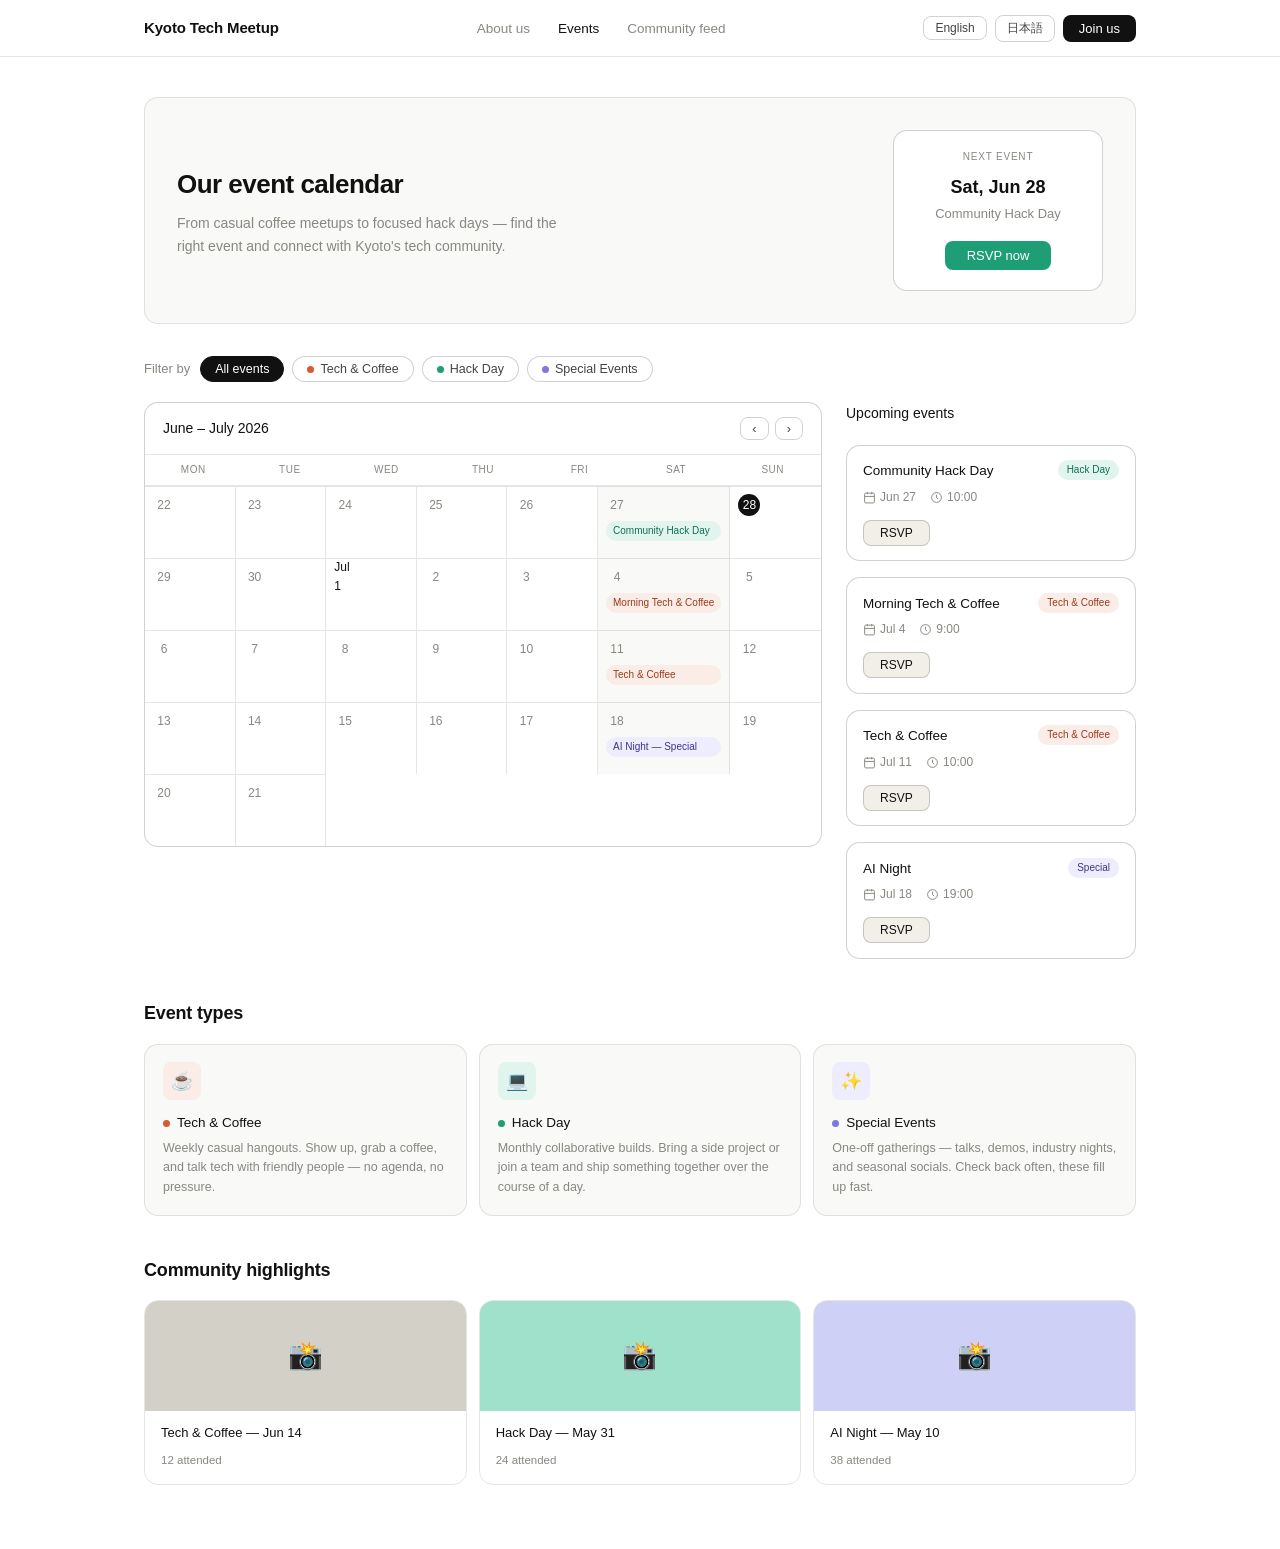
<file: index.html>
<!DOCTYPE html>
<html lang="en">
<head>
  <meta charset="UTF-8" />
  <meta name="viewport" content="width=device-width, initial-scale=1.0" />
  <title>Events — Kyoto Tech Meetup</title>
  <style>
    *, *::before, *::after { box-sizing: border-box; margin: 0; padding: 0; }

    :root {
      --black: #111;
      --white: #fff;
      --gray-50: #F9F9F8;
      --gray-100: #F1EFE8;
      --gray-200: #D3D1C7;
      --gray-400: #888780;
      --gray-700: #444441;
      --border: rgba(0,0,0,0.10);
      --border-strong: rgba(0,0,0,0.18);
      --radius: 8px;
      --radius-lg: 14px;

      /* event type colors */
      --coffee-bg: #FAECE7;
      --coffee-text: #993C1D;
      --coffee-dot: #D85A30;
      --hack-bg: #E1F5EE;
      --hack-text: #0F6E56;
      --hack-dot: #1D9E75;
      --special-bg: #EEEDFE;
      --special-text: #3C3489;
      --special-dot: #7F77DD;

      font-family: -apple-system, BlinkMacSystemFont, "Segoe UI", Helvetica, Arial, sans-serif;
      font-size: 16px;
      line-height: 1.6;
      color: var(--black);
      background: var(--white);
    }

    /* ── Layout ───────────────────────────── */
    .container { max-width: 1040px; margin: 0 auto; padding: 0 1.5rem; }

    /* ── Nav ──────────────────────────────── */
    nav {
      border-bottom: 0.5px solid var(--border);
      position: sticky;
      top: 0;
      background: rgba(255,255,255,0.92);
      backdrop-filter: blur(10px);
      z-index: 100;
    }
    .nav-inner {
      display: flex;
      align-items: center;
      justify-content: space-between;
      height: 56px;
    }
    .nav-logo {
      font-size: 15px;
      font-weight: 600;
      letter-spacing: -0.01em;
      text-decoration: none;
      color: var(--black);
    }
    .nav-links {
      display: flex;
      gap: 1.75rem;
      list-style: none;
    }
    .nav-links a {
      font-size: 13.5px;
      color: var(--gray-400);
      text-decoration: none;
      transition: color .15s;
    }
    .nav-links a:hover, .nav-links a.active { color: var(--black); }
    .nav-right { display: flex; align-items: center; gap: 8px; }
    .lang-btn {
      font-size: 12px;
      padding: 4px 11px;
      border: 0.5px solid var(--border-strong);
      border-radius: var(--radius);
      background: transparent;
      color: var(--gray-700);
      cursor: pointer;
      transition: background .15s;
    }
    .lang-btn:hover { background: var(--gray-100); }
    .join-btn {
      font-size: 13px;
      font-weight: 500;
      padding: 6px 16px;
      border-radius: var(--radius);
      background: var(--black);
      color: var(--white);
      border: none;
      cursor: pointer;
      transition: opacity .15s;
    }
    .join-btn:hover { opacity: 0.82; }

    /* ── Page ─────────────────────────────── */
    main { padding: 2.5rem 0 4rem; }

    /* ── Hero ─────────────────────────────── */
    .hero {
      display: flex;
      align-items: center;
      justify-content: space-between;
      gap: 2rem;
      background: var(--gray-50);
      border: 0.5px solid var(--border);
      border-radius: var(--radius-lg);
      padding: 2rem 2rem;
      margin-bottom: 2rem;
    }
    .hero h1 { font-size: 26px; font-weight: 600; letter-spacing: -0.02em; margin-bottom: .4rem; }
    .hero p { font-size: 14px; color: var(--gray-400); max-width: 400px; }
    .next-event-card {
      flex-shrink: 0;
      min-width: 210px;
      text-align: center;
      background: var(--white);
      border: 0.5px solid var(--border-strong);
      border-radius: var(--radius-lg);
      padding: 1.1rem 1.5rem 1.25rem;
    }
    .next-label {
      font-size: 10px;
      text-transform: uppercase;
      letter-spacing: .08em;
      color: var(--gray-400);
      margin-bottom: 8px;
    }
    .next-date { font-size: 18px; font-weight: 600; margin-bottom: 3px; }
    .next-name { font-size: 13px; color: var(--gray-400); margin-bottom: 1rem; }
    .rsvp-btn {
      display: inline-block;
      font-size: 13px;
      font-weight: 500;
      padding: 7px 22px;
      border-radius: var(--radius);
      background: var(--hack-dot);
      color: var(--white);
      border: none;
      cursor: pointer;
      transition: opacity .15s;
    }
    .rsvp-btn:hover { opacity: 0.85; }

    /* ── Filters ──────────────────────────── */
    .filters {
      display: flex;
      align-items: center;
      gap: 8px;
      flex-wrap: wrap;
      margin-bottom: 1.25rem;
    }
    .filter-label { font-size: 13px; color: var(--gray-400); margin-right: 2px; }
    .filter-btn {
      font-size: 12.5px;
      padding: 5px 14px;
      border-radius: 20px;
      border: 0.5px solid var(--border-strong);
      background: var(--white);
      color: var(--gray-700);
      cursor: pointer;
      display: inline-flex;
      align-items: center;
      gap: 6px;
      transition: background .12s, border-color .12s;
    }
    .filter-btn:hover { background: var(--gray-100); }
    .filter-btn.active { background: var(--black); color: var(--white); border-color: var(--black); }
    .filter-btn.active .dot { opacity: 1; }
    .dot { width: 7px; height: 7px; border-radius: 50%; flex-shrink: 0; }
    .dot-red { background: var(--coffee-dot); }
    .dot-green { background: var(--hack-dot); }
    .dot-purple { background: var(--special-dot); }

    /* ── Main grid ────────────────────────── */
    .main-grid {
      display: grid;
      grid-template-columns: 1fr 290px;
      gap: 1.5rem;
      margin-bottom: 2.5rem;
      align-items: start;
    }

    /* ── Calendar ─────────────────────────── */
    .calendar {
      background: var(--white);
      border: 0.5px solid var(--border-strong);
      border-radius: var(--radius-lg);
      overflow: hidden;
    }
    .cal-header {
      display: flex;
      align-items: center;
      justify-content: space-between;
      padding: .875rem 1.125rem;
      border-bottom: 0.5px solid var(--border);
    }
    .cal-header-title { font-size: 14px; font-weight: 500; }
    .cal-nav-btns { display: flex; gap: 6px; }
    .cal-nav-btn {
      background: none;
      border: 0.5px solid var(--border-strong);
      border-radius: var(--radius);
      padding: 3px 11px;
      font-size: 13px;
      color: var(--gray-700);
      cursor: pointer;
    }
    .cal-nav-btn:hover { background: var(--gray-100); }

    .cal-day-labels {
      display: grid;
      grid-template-columns: repeat(7, 1fr);
      border-bottom: 0.5px solid var(--border);
    }
    .cal-day-label {
      text-align: center;
      font-size: 10px;
      font-weight: 500;
      text-transform: uppercase;
      letter-spacing: .05em;
      color: var(--gray-400);
      padding: 7px 0;
    }

    .cal-cells {
      display: grid;
      grid-template-columns: repeat(7, 1fr);
    }
    .cal-cell {
      border-top: 0.5px solid var(--border);
      border-right: 0.5px solid var(--border);
      padding: 7px 8px;
      min-height: 72px;
      font-size: 12px;
    }
    .cal-cell:nth-child(7n) { border-right: none; }
    .cal-cell.has-event { background: var(--gray-50); }

    .day-num {
      font-size: 12px;
      font-weight: 500;
      color: var(--gray-400);
      margin-bottom: 5px;
      width: 22px;
      height: 22px;
      display: flex;
      align-items: center;
      justify-content: center;
      border-radius: 50%;
    }
    .day-num.today { background: var(--black); color: var(--white); }
    .day-num.month-start { color: var(--black); }

    .event-pill {
      font-size: 10px;
      font-weight: 500;
      padding: 2px 7px;
      border-radius: 10px;
      margin-bottom: 3px;
      white-space: nowrap;
      overflow: hidden;
      text-overflow: ellipsis;
      display: block;
    }
    .pill-coffee { background: var(--coffee-bg); color: var(--coffee-text); }
    .pill-hack   { background: var(--hack-bg);   color: var(--hack-text);   }
    .pill-special{ background: var(--special-bg); color: var(--special-text);}

    /* ── Sidebar ──────────────────────────── */
    .sidebar { display: flex; flex-direction: column; gap: 1rem; }
    .sidebar-title { font-size: 14px; font-weight: 500; margin-bottom: .25rem; }
    .event-card {
      background: var(--white);
      border: 0.5px solid var(--border-strong);
      border-radius: var(--radius-lg);
      padding: .9rem 1rem;
    }
    .event-card-top {
      display: flex;
      align-items: flex-start;
      justify-content: space-between;
      gap: 8px;
      margin-bottom: 6px;
    }
    .event-card-name { font-size: 13.5px; font-weight: 500; }
    .event-badge {
      font-size: 10px;
      font-weight: 500;
      padding: 2px 9px;
      border-radius: 10px;
      flex-shrink: 0;
    }
    .event-card-meta {
      display: flex;
      gap: 14px;
      font-size: 12px;
      color: var(--gray-400);
      margin-bottom: 12px;
    }
    .event-card-meta span { display: flex; align-items: center; gap: 4px; }
    .event-card-meta svg { width: 13px; height: 13px; stroke: currentColor; fill: none; stroke-width: 1.8; }
    .card-rsvp {
      font-size: 12px;
      font-weight: 500;
      padding: 5px 16px;
      border-radius: var(--radius);
      background: var(--gray-100);
      border: 0.5px solid var(--border-strong);
      color: var(--black);
      cursor: pointer;
      transition: background .12s;
    }
    .card-rsvp:hover { background: var(--gray-200); }

    /* ── Event types ──────────────────────── */
    .section-title { font-size: 18px; font-weight: 600; letter-spacing: -0.01em; margin-bottom: 1rem; }
    .types-grid {
      display: grid;
      grid-template-columns: repeat(3, 1fr);
      gap: 12px;
      margin-bottom: 2.5rem;
    }
    .type-card {
      background: var(--gray-50);
      border: 0.5px solid var(--border);
      border-radius: var(--radius-lg);
      padding: 1.1rem 1.125rem;
      transition: border-color .15s;
    }
    .type-card:hover { border-color: var(--border-strong); }
    .type-icon {
      width: 38px;
      height: 38px;
      border-radius: var(--radius);
      display: flex;
      align-items: center;
      justify-content: center;
      font-size: 18px;
      margin-bottom: .75rem;
    }
    .type-name {
      font-size: 13.5px;
      font-weight: 500;
      display: flex;
      align-items: center;
      gap: 7px;
      margin-bottom: 5px;
    }
    .type-desc { font-size: 12.5px; color: var(--gray-400); line-height: 1.55; }

    /* ── Community highlights ─────────────── */
    .highlights-grid {
      display: grid;
      grid-template-columns: repeat(3, 1fr);
      gap: 12px;
    }
    .highlight-card {
      border: 0.5px solid var(--border);
      border-radius: var(--radius-lg);
      overflow: hidden;
      transition: border-color .15s;
    }
    .highlight-card:hover { border-color: var(--border-strong); }
    .highlight-photo {
      height: 110px;
      display: flex;
      align-items: center;
      justify-content: center;
      font-size: 28px;
      background: var(--gray-100);
    }
    /* Replace these with real <img> tags — e.g. <img src="event-photo.jpg" alt="…"> */
    .photo-1 { background: #D3D1C7; }
    .photo-2 { background: #9FE1CB; }
    .photo-3 { background: #CED0F6; }
    .highlight-info { padding: .75rem 1rem; }
    .highlight-info p { font-size: 13px; font-weight: 500; margin-bottom: 2px; }
    .highlight-info span { font-size: 11.5px; color: var(--gray-400); }

    /* ── Responsive ───────────────────────── */
    @media (max-width: 720px) {
      .hero { flex-direction: column; align-items: flex-start; }
      .next-event-card { width: 100%; }
      .main-grid { grid-template-columns: 1fr; }
      .types-grid, .highlights-grid { grid-template-columns: 1fr; }
      .nav-links { display: none; }
    }
  </style>
</head>
<body>

<nav>
  <div class="container nav-inner">
    <a href="#" class="nav-logo">Kyoto Tech Meetup</a>
    <ul class="nav-links">
      <li><a href="#">About us</a></li>
      <li><a href="#" class="active">Events</a></li>
      <li><a href="#">Community feed</a></li>
    </ul>
    <div class="nav-right">
      <button class="lang-btn">English</button>
      <button class="lang-btn">日本語</button>
      <button class="join-btn">Join us</button>
    </div>
  </div>
</nav>

<main>
  <div class="container">

    <!-- Hero -->
    <div class="hero">
      <div>
        <h1>Our event calendar</h1>
        <p>From casual coffee meetups to focused hack days — find the right event and connect with Kyoto's tech community.</p>
      </div>
      <div class="next-event-card">
        <div class="next-label">Next event</div>
        <div class="next-date">Sat, Jun 28</div>
        <div class="next-name">Community Hack Day</div>
        <button class="rsvp-btn">RSVP now</button>
      </div>
    </div>

    <!-- Filters -->
    <div class="filters">
      <span class="filter-label">Filter by</span>
      <button class="filter-btn active">All events</button>
      <button class="filter-btn"><span class="dot dot-red"></span> Tech &amp; Coffee</button>
      <button class="filter-btn"><span class="dot dot-green"></span> Hack Day</button>
      <button class="filter-btn"><span class="dot dot-purple"></span> Special Events</button>
    </div>

    <!-- Calendar + Sidebar -->
    <div class="main-grid">

      <!-- Calendar -->
      <div class="calendar">
        <div class="cal-header">
          <span class="cal-header-title">June – July 2026</span>
          <div class="cal-nav-btns">
            <button class="cal-nav-btn">‹</button>
            <button class="cal-nav-btn">›</button>
          </div>
        </div>
        <div class="cal-day-labels">
          <div class="cal-day-label">Mon</div>
          <div class="cal-day-label">Tue</div>
          <div class="cal-day-label">Wed</div>
          <div class="cal-day-label">Thu</div>
          <div class="cal-day-label">Fri</div>
          <div class="cal-day-label">Sat</div>
          <div class="cal-day-label">Sun</div>
        </div>
        <div class="cal-cells">
          <div class="cal-cell"><div class="day-num">22</div></div>
          <div class="cal-cell"><div class="day-num">23</div></div>
          <div class="cal-cell"><div class="day-num">24</div></div>
          <div class="cal-cell"><div class="day-num">25</div></div>
          <div class="cal-cell"><div class="day-num">26</div></div>
          <div class="cal-cell has-event">
            <div class="day-num">27</div>
            <span class="event-pill pill-hack">Community Hack Day</span>
          </div>
          <div class="cal-cell">
            <div class="day-num today">28</div>
          </div>
          <div class="cal-cell"><div class="day-num">29</div></div>
          <div class="cal-cell"><div class="day-num">30</div></div>
          <div class="cal-cell"><div class="day-num month-start">Jul 1</div></div>
          <div class="cal-cell"><div class="day-num">2</div></div>
          <div class="cal-cell"><div class="day-num">3</div></div>
          <div class="cal-cell has-event">
            <div class="day-num">4</div>
            <span class="event-pill pill-coffee">Morning Tech &amp; Coffee</span>
          </div>
          <div class="cal-cell"><div class="day-num">5</div></div>
          <div class="cal-cell"><div class="day-num">6</div></div>
          <div class="cal-cell"><div class="day-num">7</div></div>
          <div class="cal-cell"><div class="day-num">8</div></div>
          <div class="cal-cell"><div class="day-num">9</div></div>
          <div class="cal-cell"><div class="day-num">10</div></div>
          <div class="cal-cell has-event">
            <div class="day-num">11</div>
            <span class="event-pill pill-coffee">Tech &amp; Coffee</span>
          </div>
          <div class="cal-cell"><div class="day-num">12</div></div>
          <div class="cal-cell"><div class="day-num">13</div></div>
          <div class="cal-cell"><div class="day-num">14</div></div>
          <div class="cal-cell"><div class="day-num">15</div></div>
          <div class="cal-cell"><div class="day-num">16</div></div>
          <div class="cal-cell"><div class="day-num">17</div></div>
          <div class="cal-cell has-event">
            <div class="day-num">18</div>
            <span class="event-pill pill-special">AI Night — Special</span>
          </div>
          <div class="cal-cell"><div class="day-num">19</div></div>
          <div class="cal-cell"><div class="day-num">20</div></div>
          <div class="cal-cell"><div class="day-num">21</div></div>
        </div>
      </div>

      <!-- Upcoming events sidebar -->
      <div class="sidebar">
        <div class="sidebar-title">Upcoming events</div>

        <div class="event-card">
          <div class="event-card-top">
            <div class="event-card-name">Community Hack Day</div>
            <span class="event-badge pill-hack">Hack Day</span>
          </div>
          <div class="event-card-meta">
            <span>
              <svg viewBox="0 0 24 24"><rect x="3" y="4" width="18" height="18" rx="2"/><line x1="16" y1="2" x2="16" y2="6"/><line x1="8" y1="2" x2="8" y2="6"/><line x1="3" y1="10" x2="21" y2="10"/></svg>
              Jun 27
            </span>
            <span>
              <svg viewBox="0 0 24 24"><circle cx="12" cy="12" r="9"/><polyline points="12 7 12 12 15 15"/></svg>
              10:00
            </span>
          </div>
          <button class="card-rsvp">RSVP</button>
        </div>

        <div class="event-card">
          <div class="event-card-top">
            <div class="event-card-name">Morning Tech &amp; Coffee</div>
            <span class="event-badge pill-coffee">Tech &amp; Coffee</span>
          </div>
          <div class="event-card-meta">
            <span>
              <svg viewBox="0 0 24 24"><rect x="3" y="4" width="18" height="18" rx="2"/><line x1="16" y1="2" x2="16" y2="6"/><line x1="8" y1="2" x2="8" y2="6"/><line x1="3" y1="10" x2="21" y2="10"/></svg>
              Jul 4
            </span>
            <span>
              <svg viewBox="0 0 24 24"><circle cx="12" cy="12" r="9"/><polyline points="12 7 12 12 15 15"/></svg>
              9:00
            </span>
          </div>
          <button class="card-rsvp">RSVP</button>
        </div>

        <div class="event-card">
          <div class="event-card-top">
            <div class="event-card-name">Tech &amp; Coffee</div>
            <span class="event-badge pill-coffee">Tech &amp; Coffee</span>
          </div>
          <div class="event-card-meta">
            <span>
              <svg viewBox="0 0 24 24"><rect x="3" y="4" width="18" height="18" rx="2"/><line x1="16" y1="2" x2="16" y2="6"/><line x1="8" y1="2" x2="8" y2="6"/><line x1="3" y1="10" x2="21" y2="10"/></svg>
              Jul 11
            </span>
            <span>
              <svg viewBox="0 0 24 24"><circle cx="12" cy="12" r="9"/><polyline points="12 7 12 12 15 15"/></svg>
              10:00
            </span>
          </div>
          <button class="card-rsvp">RSVP</button>
        </div>

        <div class="event-card">
          <div class="event-card-top">
            <div class="event-card-name">AI Night</div>
            <span class="event-badge pill-special">Special</span>
          </div>
          <div class="event-card-meta">
            <span>
              <svg viewBox="0 0 24 24"><rect x="3" y="4" width="18" height="18" rx="2"/><line x1="16" y1="2" x2="16" y2="6"/><line x1="8" y1="2" x2="8" y2="6"/><line x1="3" y1="10" x2="21" y2="10"/></svg>
              Jul 18
            </span>
            <span>
              <svg viewBox="0 0 24 24"><circle cx="12" cy="12" r="9"/><polyline points="12 7 12 12 15 15"/></svg>
              19:00
            </span>
          </div>
          <button class="card-rsvp">RSVP</button>
        </div>
      </div>
    </div>

    <!-- Event types -->
    <h2 class="section-title">Event types</h2>
    <div class="types-grid">
      <div class="type-card">
        <div class="type-icon" style="background: var(--coffee-bg);">☕</div>
        <div class="type-name"><span class="dot dot-red"></span> Tech &amp; Coffee</div>
        <div class="type-desc">Weekly casual hangouts. Show up, grab a coffee, and talk tech with friendly people — no agenda, no pressure.</div>
      </div>
      <div class="type-card">
        <div class="type-icon" style="background: var(--hack-bg);">💻</div>
        <div class="type-name"><span class="dot dot-green"></span> Hack Day</div>
        <div class="type-desc">Monthly collaborative builds. Bring a side project or join a team and ship something together over the course of a day.</div>
      </div>
      <div class="type-card">
        <div class="type-icon" style="background: var(--special-bg);">✨</div>
        <div class="type-name"><span class="dot dot-purple"></span> Special Events</div>
        <div class="type-desc">One-off gatherings — talks, demos, industry nights, and seasonal socials. Check back often, these fill up fast.</div>
      </div>
    </div>

    <!-- Community highlights -->
    <h2 class="section-title">Community highlights</h2>
    <div class="highlights-grid">
      <div class="highlight-card">
        <!--
          Replace the div below with a real photo:
          <img src="your-photo.jpg" alt="Tech & Coffee — June 14" style="width:100%;height:110px;object-fit:cover;">
        -->
        <div class="highlight-photo photo-1">📸</div>
        <div class="highlight-info">
          <p>Tech &amp; Coffee — Jun 14</p>
          <span>12 attended</span>
        </div>
      </div>
      <div class="highlight-card">
        <div class="highlight-photo photo-2">📸</div>
        <div class="highlight-info">
          <p>Hack Day — May 31</p>
          <span>24 attended</span>
        </div>
      </div>
      <div class="highlight-card">
        <div class="highlight-photo photo-3">📸</div>
        <div class="highlight-info">
          <p>AI Night — May 10</p>
          <span>38 attended</span>
        </div>
      </div>
    </div>

  </div>
</main>

</body>
</html>
</file>
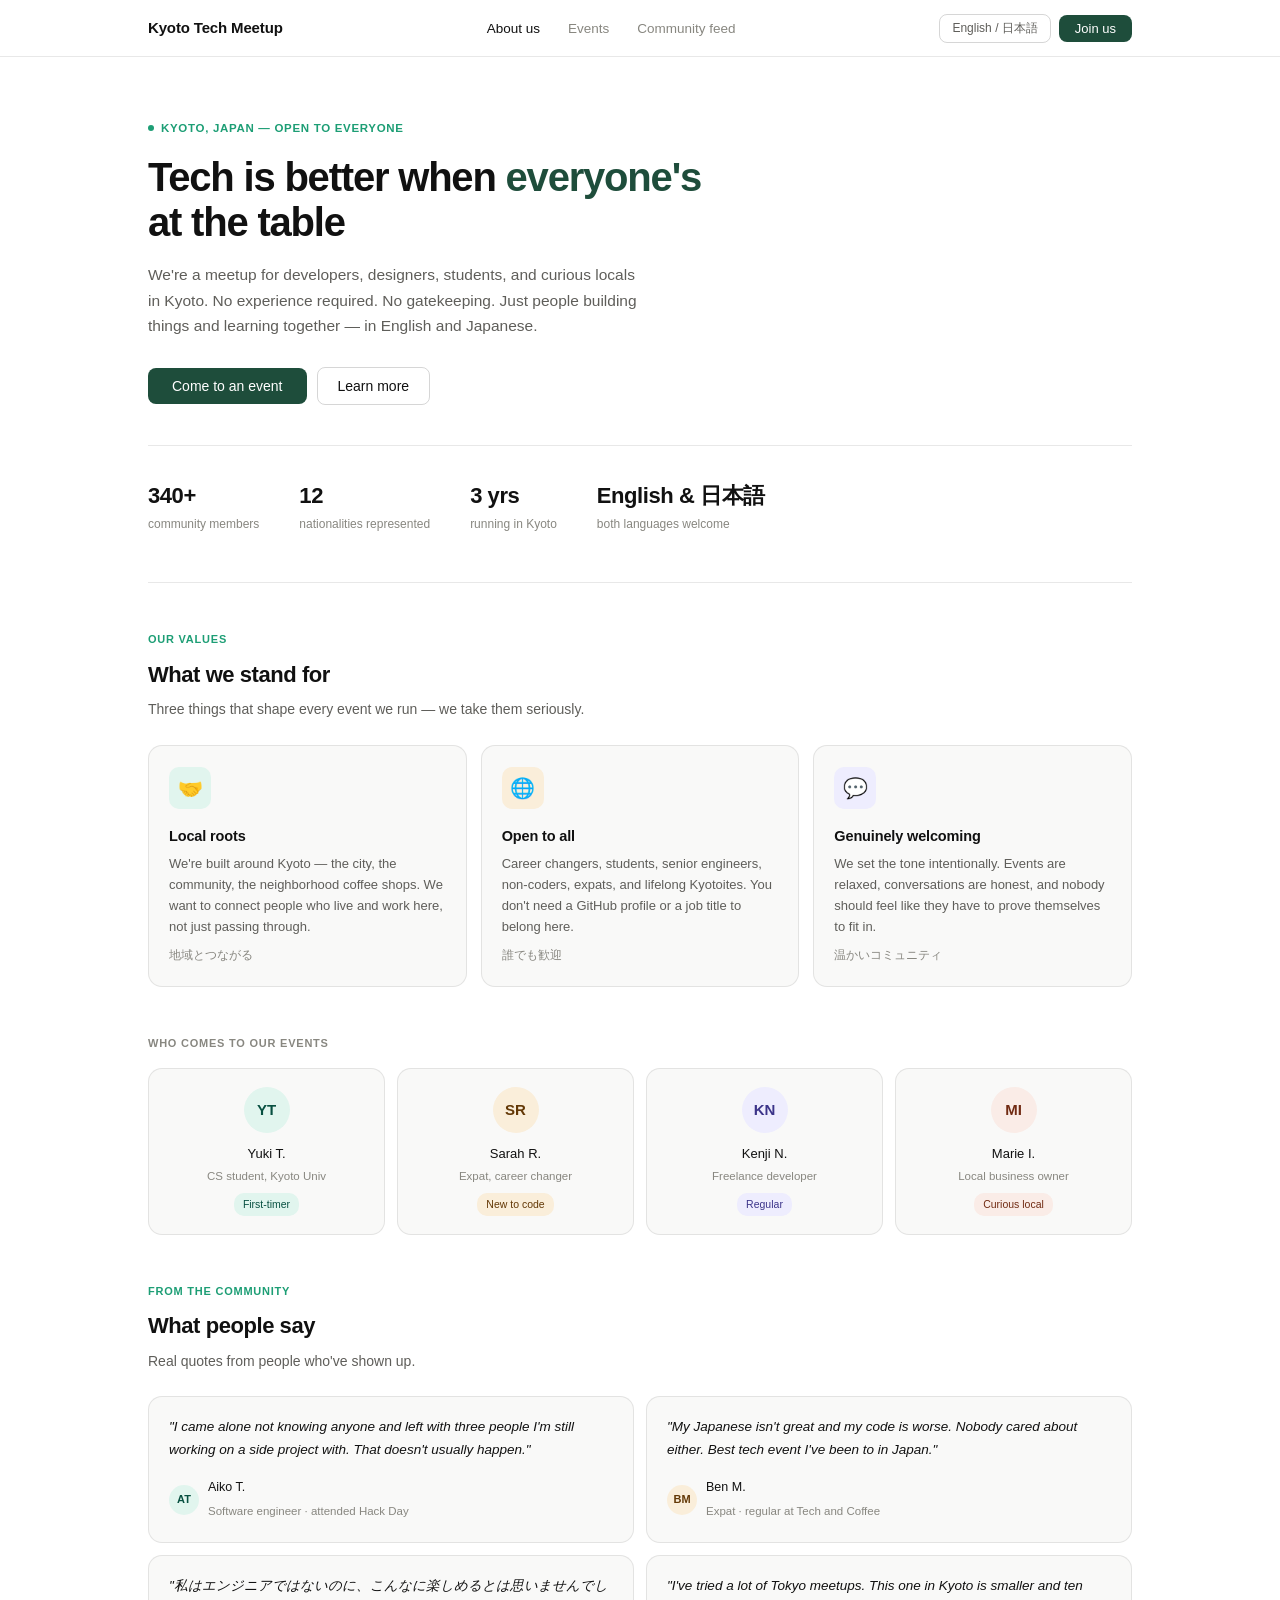
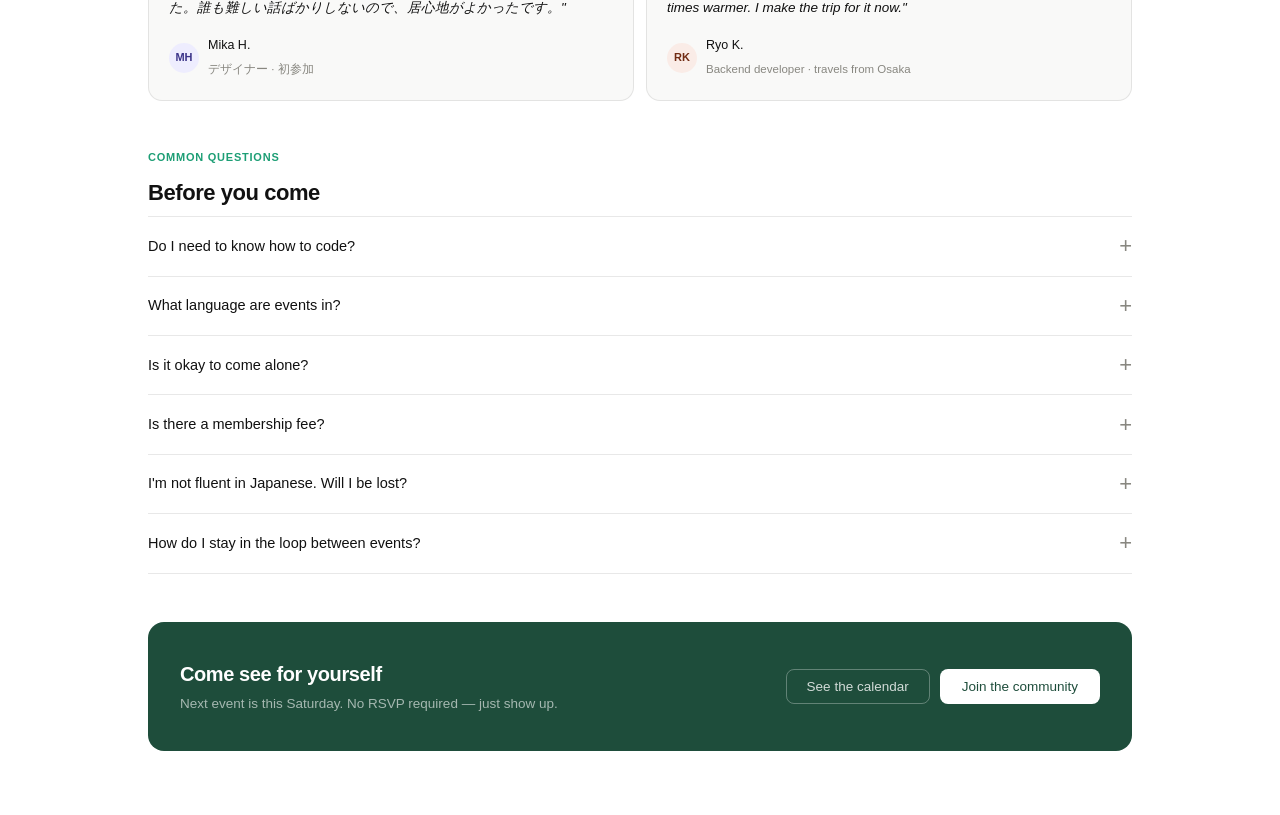
<file: demos/demo_2/index.html>
<!DOCTYPE html>
<html lang="en">
<head>
  <meta charset="UTF-8" />
  <meta name="viewport" content="width=device-width, initial-scale=1.0" />
  <title>Community — Kyoto Tech Meetup</title>
  <style>
    *, *::before, *::after { box-sizing: border-box; margin: 0; padding: 0; }

    :root {
      --forest: #1E4D3B;
      --forest-light: #E1F5EE;
      --green-mid: #1D9E75;
      --white: #fff;
      --gray-50: #F9F9F8;
      --gray-100: #F1EFE8;
      --gray-200: #D3D1C7;
      --gray-400: #888780;
      --gray-500: #5F5E5A;
      --gray-700: #444441;
      --border: rgba(0,0,0,0.09);
      --border-strong: rgba(0,0,0,0.16);
      --radius: 8px;
      --radius-lg: 14px;
      --radius-xl: 16px;

      font-family: -apple-system, BlinkMacSystemFont, "Segoe UI", Helvetica, Arial, sans-serif;
      font-size: 16px;
      line-height: 1.6;
      color: #111;
      background: var(--white);
    }

    .container { max-width: 1040px; margin: 0 auto; padding: 0 1.75rem; }

    /* ── Nav ── */
    nav {
      position: sticky;
      top: 0;
      background: rgba(255,255,255,0.92);
      backdrop-filter: blur(10px);
      border-bottom: 0.5px solid var(--border);
      z-index: 100;
    }
    .nav-inner {
      display: flex;
      align-items: center;
      justify-content: space-between;
      height: 56px;
    }
    .nav-logo {
      font-size: 15px;
      font-weight: 600;
      letter-spacing: -0.01em;
      color: #111;
      text-decoration: none;
    }
    .nav-links {
      display: flex;
      gap: 1.75rem;
      list-style: none;
    }
    .nav-links a {
      font-size: 13.5px;
      color: var(--gray-400);
      text-decoration: none;
      transition: color .15s;
    }
    .nav-links a:hover { color: #111; }
    .nav-links a.active { color: #111; font-weight: 500; }
    .nav-right { display: flex; align-items: center; gap: 8px; }
    .btn-ghost {
      font-size: 12px;
      padding: 5px 12px;
      border: 0.5px solid var(--border-strong);
      border-radius: var(--radius);
      background: transparent;
      color: var(--gray-500);
      cursor: pointer;
      transition: background .15s;
    }
    .btn-ghost:hover { background: var(--gray-100); }
    .btn-forest {
      font-size: 13px;
      font-weight: 500;
      padding: 6px 16px;
      border-radius: var(--radius);
      background: var(--forest);
      color: var(--white);
      border: none;
      cursor: pointer;
      transition: opacity .15s;
    }
    .btn-forest:hover { opacity: 0.85; }

    /* ── Page ── */
    main { padding-bottom: 4rem; }

    /* ── Hero ── */
    .hero {
      padding: 3.5rem 0 3rem;
      border-bottom: 0.5px solid var(--border);
      margin-bottom: 3rem;
    }
    .eyebrow {
      display: inline-flex;
      align-items: center;
      gap: 7px;
      font-size: 11.5px;
      font-weight: 600;
      letter-spacing: .06em;
      text-transform: uppercase;
      color: var(--green-mid);
      margin-bottom: 1.1rem;
    }
    .eyebrow-dot {
      width: 6px;
      height: 6px;
      border-radius: 50%;
      background: var(--green-mid);
      flex-shrink: 0;
    }
    .hero h1 {
      font-size: 40px;
      font-weight: 700;
      letter-spacing: -0.03em;
      line-height: 1.12;
      max-width: 580px;
      margin-bottom: 1.1rem;
      color: #111;
    }
    .hero h1 em {
      font-style: normal;
      color: var(--forest);
    }
    .hero-sub {
      font-size: 15.5px;
      color: var(--gray-500);
      max-width: 500px;
      line-height: 1.65;
      margin-bottom: 1.75rem;
    }
    .hero-actions { display: flex; gap: 10px; align-items: center; }
    .btn-primary {
      font-size: 14px;
      font-weight: 500;
      padding: 10px 24px;
      border-radius: var(--radius);
      background: var(--forest);
      color: var(--white);
      border: none;
      cursor: pointer;
      transition: opacity .15s;
    }
    .btn-primary:hover { opacity: 0.87; }
    .btn-secondary {
      font-size: 14px;
      padding: 10px 20px;
      border-radius: var(--radius);
      border: 0.5px solid var(--border-strong);
      background: transparent;
      color: #111;
      cursor: pointer;
      transition: background .15s;
    }
    .btn-secondary:hover { background: var(--gray-100); }

    .hero-stats {
      display: flex;
      gap: 2.5rem;
      flex-wrap: wrap;
      margin-top: 2.5rem;
      padding-top: 2rem;
      border-top: 0.5px solid var(--border);
    }
    .stat-num {
      font-size: 22px;
      font-weight: 700;
      letter-spacing: -0.02em;
      color: #111;
    }
    .stat-label {
      font-size: 12px;
      color: var(--gray-400);
      margin-top: 2px;
    }

    /* ── Sections ── */
    .section { margin-bottom: 3rem; }
    .section-eyebrow {
      font-size: 11px;
      font-weight: 600;
      letter-spacing: .07em;
      text-transform: uppercase;
      color: var(--green-mid);
      margin-bottom: .5rem;
    }
    .section-title {
      font-size: 22px;
      font-weight: 700;
      letter-spacing: -0.02em;
      margin-bottom: .4rem;
      color: #111;
    }
    .section-sub {
      font-size: 14px;
      color: var(--gray-500);
      line-height: 1.6;
      margin-bottom: 1.5rem;
      max-width: 500px;
    }

    /* ── Values ── */
    .values-grid {
      display: grid;
      grid-template-columns: repeat(3, 1fr);
      gap: 14px;
    }
    .value-card {
      background: var(--gray-50);
      border: 0.5px solid var(--border);
      border-radius: var(--radius-lg);
      padding: 1.35rem 1.25rem;
      transition: border-color .15s;
    }
    .value-card:hover { border-color: var(--border-strong); }
    .value-icon {
      width: 42px;
      height: 42px;
      border-radius: 10px;
      display: flex;
      align-items: center;
      justify-content: center;
      font-size: 20px;
      margin-bottom: 1rem;
    }
    .icon-green  { background: #E1F5EE; }
    .icon-amber  { background: #FAEEDA; }
    .icon-purple { background: #EEEDFE; }
    .value-card h3 {
      font-size: 14.5px;
      font-weight: 600;
      margin-bottom: 6px;
      letter-spacing: -0.01em;
      color: #111;
    }
    .value-card p {
      font-size: 13px;
      color: var(--gray-500);
      line-height: 1.6;
    }
    .value-jp {
      font-size: 11.5px;
      color: var(--gray-400);
      margin-top: 8px;
    }

    /* ── Personas ── */
    .personas-label {
      font-size: 11px;
      font-weight: 600;
      letter-spacing: .07em;
      text-transform: uppercase;
      color: var(--gray-400);
      margin-bottom: 1rem;
    }
    .personas-grid {
      display: grid;
      grid-template-columns: repeat(4, 1fr);
      gap: 12px;
    }
    .persona {
      background: var(--gray-50);
      border: 0.5px solid var(--border);
      border-radius: var(--radius-lg);
      padding: 1.1rem 1rem;
      text-align: center;
      transition: border-color .15s;
    }
    .persona:hover { border-color: var(--border-strong); }
    .persona-avatar {
      width: 46px;
      height: 46px;
      border-radius: 50%;
      margin: 0 auto .7rem;
      display: flex;
      align-items: center;
      justify-content: center;
      font-size: 15px;
      font-weight: 600;
    }
    .av-teal   { background: #E1F5EE; color: #085041; }
    .av-amber  { background: #FAEEDA; color: #633806; }
    .av-purple { background: #EEEDFE; color: #3C3489; }
    .av-coral  { background: #FAECE7; color: #712B13; }
    .persona-name {
      font-size: 13px;
      font-weight: 500;
      margin-bottom: 2px;
      color: #111;
    }
    .persona-role {
      font-size: 11.5px;
      color: var(--gray-400);
    }
    .persona-badge {
      display: inline-block;
      font-size: 10.5px;
      font-weight: 500;
      padding: 3px 9px;
      border-radius: 10px;
      margin-top: 8px;
    }
    .badge-teal   { background: #E1F5EE; color: #085041; }
    .badge-amber  { background: #FAEEDA; color: #633806; }
    .badge-purple { background: #EEEDFE; color: #3C3489; }
    .badge-coral  { background: #FAECE7; color: #712B13; }

    /* ── Quotes ── */
    .quotes-grid {
      display: grid;
      grid-template-columns: repeat(2, 1fr);
      gap: 12px;
    }
    .quote-card {
      background: var(--gray-50);
      border: 0.5px solid var(--border);
      border-radius: var(--radius-lg);
      padding: 1.2rem 1.25rem;
      transition: border-color .15s;
    }
    .quote-card:hover { border-color: var(--border-strong); }
    .quote-text {
      font-size: 13.5px;
      line-height: 1.65;
      color: #111;
      font-style: italic;
      margin-bottom: 1rem;
    }
    .quote-author { display: flex; align-items: center; gap: 9px; }
    .quote-avatar {
      width: 30px;
      height: 30px;
      border-radius: 50%;
      display: flex;
      align-items: center;
      justify-content: center;
      font-size: 11px;
      font-weight: 600;
      flex-shrink: 0;
    }
    .quote-meta p  { font-size: 12.5px; font-weight: 500; color: #111; margin: 0; }
    .quote-meta span { font-size: 11.5px; color: var(--gray-400); }

    /* ── FAQ ── */
    .faq { border-top: 0.5px solid var(--border); }
    .faq-item {
      border-bottom: 0.5px solid var(--border);
      padding: 1.1rem 0;
    }
    .faq-q {
      font-size: 14.5px;
      font-weight: 500;
      color: #111;
      display: flex;
      justify-content: space-between;
      align-items: center;
      cursor: pointer;
      user-select: none;
      gap: 1rem;
    }
    .faq-toggle {
      font-size: 22px;
      font-weight: 300;
      color: var(--gray-400);
      line-height: 1;
      flex-shrink: 0;
      transition: transform .2s;
    }
    .faq-item.open .faq-toggle { transform: rotate(45deg); }
    .faq-a {
      font-size: 13.5px;
      color: var(--gray-500);
      line-height: 1.7;
      padding-top: .7rem;
      max-width: 600px;
      display: none;
    }
    .faq-item.open .faq-a { display: block; }

    /* ── CTA strip ── */
    .cta-strip {
      background: var(--forest);
      border-radius: var(--radius-xl);
      padding: 2.25rem 2rem;
      display: flex;
      align-items: center;
      justify-content: space-between;
      gap: 1.5rem;
      flex-wrap: wrap;
    }
    .cta-strip h2 {
      font-size: 20px;
      font-weight: 700;
      color: var(--white);
      letter-spacing: -0.02em;
      margin-bottom: .3rem;
    }
    .cta-strip p {
      font-size: 13.5px;
      color: rgba(255,255,255,.6);
      line-height: 1.5;
    }
    .cta-actions { display: flex; gap: 10px; flex-shrink: 0; }
    .btn-white {
      font-size: 13.5px;
      font-weight: 500;
      padding: 9px 22px;
      border-radius: var(--radius);
      background: var(--white);
      color: var(--forest);
      border: none;
      cursor: pointer;
      transition: opacity .15s;
      white-space: nowrap;
    }
    .btn-white:hover { opacity: 0.9; }
    .btn-outline-white {
      font-size: 13.5px;
      padding: 9px 20px;
      border-radius: var(--radius);
      background: transparent;
      color: rgba(255,255,255,.8);
      border: 0.5px solid rgba(255,255,255,.3);
      cursor: pointer;
      transition: border-color .15s;
      white-space: nowrap;
    }
    .btn-outline-white:hover { border-color: rgba(255,255,255,.6); }

    /* ── Responsive ── */
    @media (max-width: 760px) {
      .hero h1 { font-size: 28px; }
      .values-grid { grid-template-columns: 1fr; }
      .personas-grid { grid-template-columns: repeat(2, 1fr); }
      .quotes-grid { grid-template-columns: 1fr; }
      .nav-links { display: none; }
      .cta-strip { flex-direction: column; align-items: flex-start; }
      .hero-stats { gap: 1.5rem; }
    }
  </style>
</head>
<body>

<nav>
  <div class="container nav-inner">
    <a href="#" class="nav-logo">Kyoto Tech Meetup</a>
    <ul class="nav-links">
      <li><a href="#" class="active">About us</a></li>
      <li><a href="#">Events</a></li>
      <li><a href="#">Community feed</a></li>
    </ul>
    <div class="nav-right">
      <button class="btn-ghost">English / 日本語</button>
      <button class="btn-forest">Join us</button>
    </div>
  </div>
</nav>

<main>
  <div class="container">

    <!-- Hero -->
    <section class="hero">
      <div class="eyebrow"><span class="eyebrow-dot"></span> Kyoto, Japan — open to everyone</div>
      <h1>Tech is better when <em>everyone's</em> at the table</h1>
      <p class="hero-sub">We're a meetup for developers, designers, students, and curious locals in Kyoto. No experience required. No gatekeeping. Just people building things and learning together — in English and Japanese.</p>
      <div class="hero-actions">
        <button class="btn-primary">Come to an event</button>
        <button class="btn-secondary">Learn more</button>
      </div>
      <div class="hero-stats">
        <div>
          <div class="stat-num">340+</div>
          <div class="stat-label">community members</div>
        </div>
        <div>
          <div class="stat-num">12</div>
          <div class="stat-label">nationalities represented</div>
        </div>
        <div>
          <div class="stat-num">3 yrs</div>
          <div class="stat-label">running in Kyoto</div>
        </div>
        <div>
          <div class="stat-num">English & 日本語</div>
          <div class="stat-label">both languages welcome</div>
        </div>
      </div>
    </section>

    <!-- Values -->
    <section class="section">
      <div class="section-eyebrow">Our values</div>
      <div class="section-title">What we stand for</div>
      <p class="section-sub">Three things that shape every event we run — we take them seriously.</p>
      <div class="values-grid">
        <div class="value-card">
          <div class="value-icon icon-green">🤝</div>
          <h3>Local roots</h3>
          <p>We're built around Kyoto — the city, the community, the neighborhood coffee shops. We want to connect people who live and work here, not just passing through.</p>
          <div class="value-jp">地域とつながる</div>
        </div>
        <div class="value-card">
          <div class="value-icon icon-amber">🌐</div>
          <h3>Open to all</h3>
          <p>Career changers, students, senior engineers, non-coders, expats, and lifelong Kyotoites. You don't need a GitHub profile or a job title to belong here.</p>
          <div class="value-jp">誰でも歓迎</div>
        </div>
        <div class="value-card">
          <div class="value-icon icon-purple">💬</div>
          <h3>Genuinely welcoming</h3>
          <p>We set the tone intentionally. Events are relaxed, conversations are honest, and nobody should feel like they have to prove themselves to fit in.</p>
          <div class="value-jp">温かいコミュニティ</div>
        </div>
      </div>
    </section>

    <!-- Personas -->
    <section class="section">
      <div class="personas-label">Who comes to our events</div>
      <div class="personas-grid">
        <div class="persona">
          <div class="persona-avatar av-teal">YT</div>
          <div class="persona-name">Yuki T.</div>
          <div class="persona-role">CS student, Kyoto Univ</div>
          <span class="persona-badge badge-teal">First-timer</span>
        </div>
        <div class="persona">
          <div class="persona-avatar av-amber">SR</div>
          <div class="persona-name">Sarah R.</div>
          <div class="persona-role">Expat, career changer</div>
          <span class="persona-badge badge-amber">New to code</span>
        </div>
        <div class="persona">
          <div class="persona-avatar av-purple">KN</div>
          <div class="persona-name">Kenji N.</div>
          <div class="persona-role">Freelance developer</div>
          <span class="persona-badge badge-purple">Regular</span>
        </div>
        <div class="persona">
          <div class="persona-avatar av-coral">MI</div>
          <div class="persona-name">Marie I.</div>
          <div class="persona-role">Local business owner</div>
          <span class="persona-badge badge-coral">Curious local</span>
        </div>
      </div>
    </section>

    <!-- Quotes -->
    <section class="section">
      <div class="section-eyebrow">From the community</div>
      <div class="section-title">What people say</div>
      <p class="section-sub">Real quotes from people who've shown up.</p>
      <div class="quotes-grid">
        <div class="quote-card">
          <p class="quote-text">"I came alone not knowing anyone and left with three people I'm still working on a side project with. That doesn't usually happen."</p>
          <div class="quote-author">
            <div class="quote-avatar av-teal">AT</div>
            <div class="quote-meta">
              <p>Aiko T.</p>
              <span>Software engineer · attended Hack Day</span>
            </div>
          </div>
        </div>
        <div class="quote-card">
          <p class="quote-text">"My Japanese isn't great and my code is worse. Nobody cared about either. Best tech event I've been to in Japan."</p>
          <div class="quote-author">
            <div class="quote-avatar av-amber">BM</div>
            <div class="quote-meta">
              <p>Ben M.</p>
              <span>Expat · regular at Tech and Coffee</span>
            </div>
          </div>
        </div>
        <div class="quote-card">
          <p class="quote-text">"私はエンジニアではないのに、こんなに楽しめるとは思いませんでした。誰も難しい話ばかりしないので、居心地がよかったです。"</p>
          <div class="quote-author">
            <div class="quote-avatar av-purple">MH</div>
            <div class="quote-meta">
              <p>Mika H.</p>
              <span>デザイナー · 初参加</span>
            </div>
          </div>
        </div>
        <div class="quote-card">
          <p class="quote-text">"I've tried a lot of Tokyo meetups. This one in Kyoto is smaller and ten times warmer. I make the trip for it now."</p>
          <div class="quote-author">
            <div class="quote-avatar av-coral">RK</div>
            <div class="quote-meta">
              <p>Ryo K.</p>
              <span>Backend developer · travels from Osaka</span>
            </div>
          </div>
        </div>
      </div>
    </section>

    <!-- FAQ -->
    <section class="section">
      <div class="section-eyebrow">Common questions</div>
      <div class="section-title">Before you come</div>
      <div class="faq">
        <div class="faq-item">
          <div class="faq-q">
            Do I need to know how to code?
            <span class="faq-toggle">+</span>
          </div>
          <div class="faq-a">Not at all. Designers, product people, students, and people who are just curious about tech are a regular part of our crowd. You'll have plenty to talk about.</div>
        </div>
        <div class="faq-item">
          <div class="faq-q">
            What language are events in?
            <span class="faq-toggle">+</span>
          </div>
          <div class="faq-a">Both English and Japanese. Most conversations are bilingual and we try to make sure nobody feels left out. If you speak one language, you'll be fine.</div>
        </div>
        <div class="faq-item">
          <div class="faq-q">
            Is it okay to come alone?
            <span class="faq-toggle">+</span>
          </div>
          <div class="faq-a">That's how most people come the first time. We'll introduce you around — it's part of what we do.</div>
        </div>
        <div class="faq-item">
          <div class="faq-q">
            Is there a membership fee?
            <span class="faq-toggle">+</span>
          </div>
          <div class="faq-a">No membership. Most events are free. Occasionally a venue or workshop has a small fee — it's always listed clearly on the event page.</div>
        </div>
        <div class="faq-item">
          <div class="faq-q">
            I'm not fluent in Japanese. Will I be lost?
            <span class="faq-toggle">+</span>
          </div>
          <div class="faq-a">Not at all. A good chunk of our community are expats or internationals based in Kyoto, and events naturally mix languages. You'll find plenty of English conversations.</div>
        </div>
        <div class="faq-item">
          <div class="faq-q">
            How do I stay in the loop between events?
            <span class="faq-toggle">+</span>
          </div>
          <div class="faq-a">Join our Discord — that's where most between-event conversation happens. We also post updates on Meetup and occasionally on the community feed here.</div>
        </div>
      </div>
    </section>

    <!-- CTA -->
    <div class="cta-strip">
      <div>
        <h2>Come see for yourself</h2>
        <p>Next event is this Saturday. No RSVP required — just show up.</p>
      </div>
      <div class="cta-actions">
        <button class="btn-outline-white">See the calendar</button>
        <button class="btn-white">Join the community</button>
      </div>
    </div>

  </div>
</main>

<script>
  document.querySelectorAll('.faq-q').forEach(function(q) {
    q.addEventListener('click', function() {
      var item = q.closest('.faq-item');
      var isOpen = item.classList.contains('open');
      document.querySelectorAll('.faq-item').forEach(function(i) { i.classList.remove('open'); });
      if (!isOpen) item.classList.add('open');
    });
  });
</script>

</body>
</html>
</file>
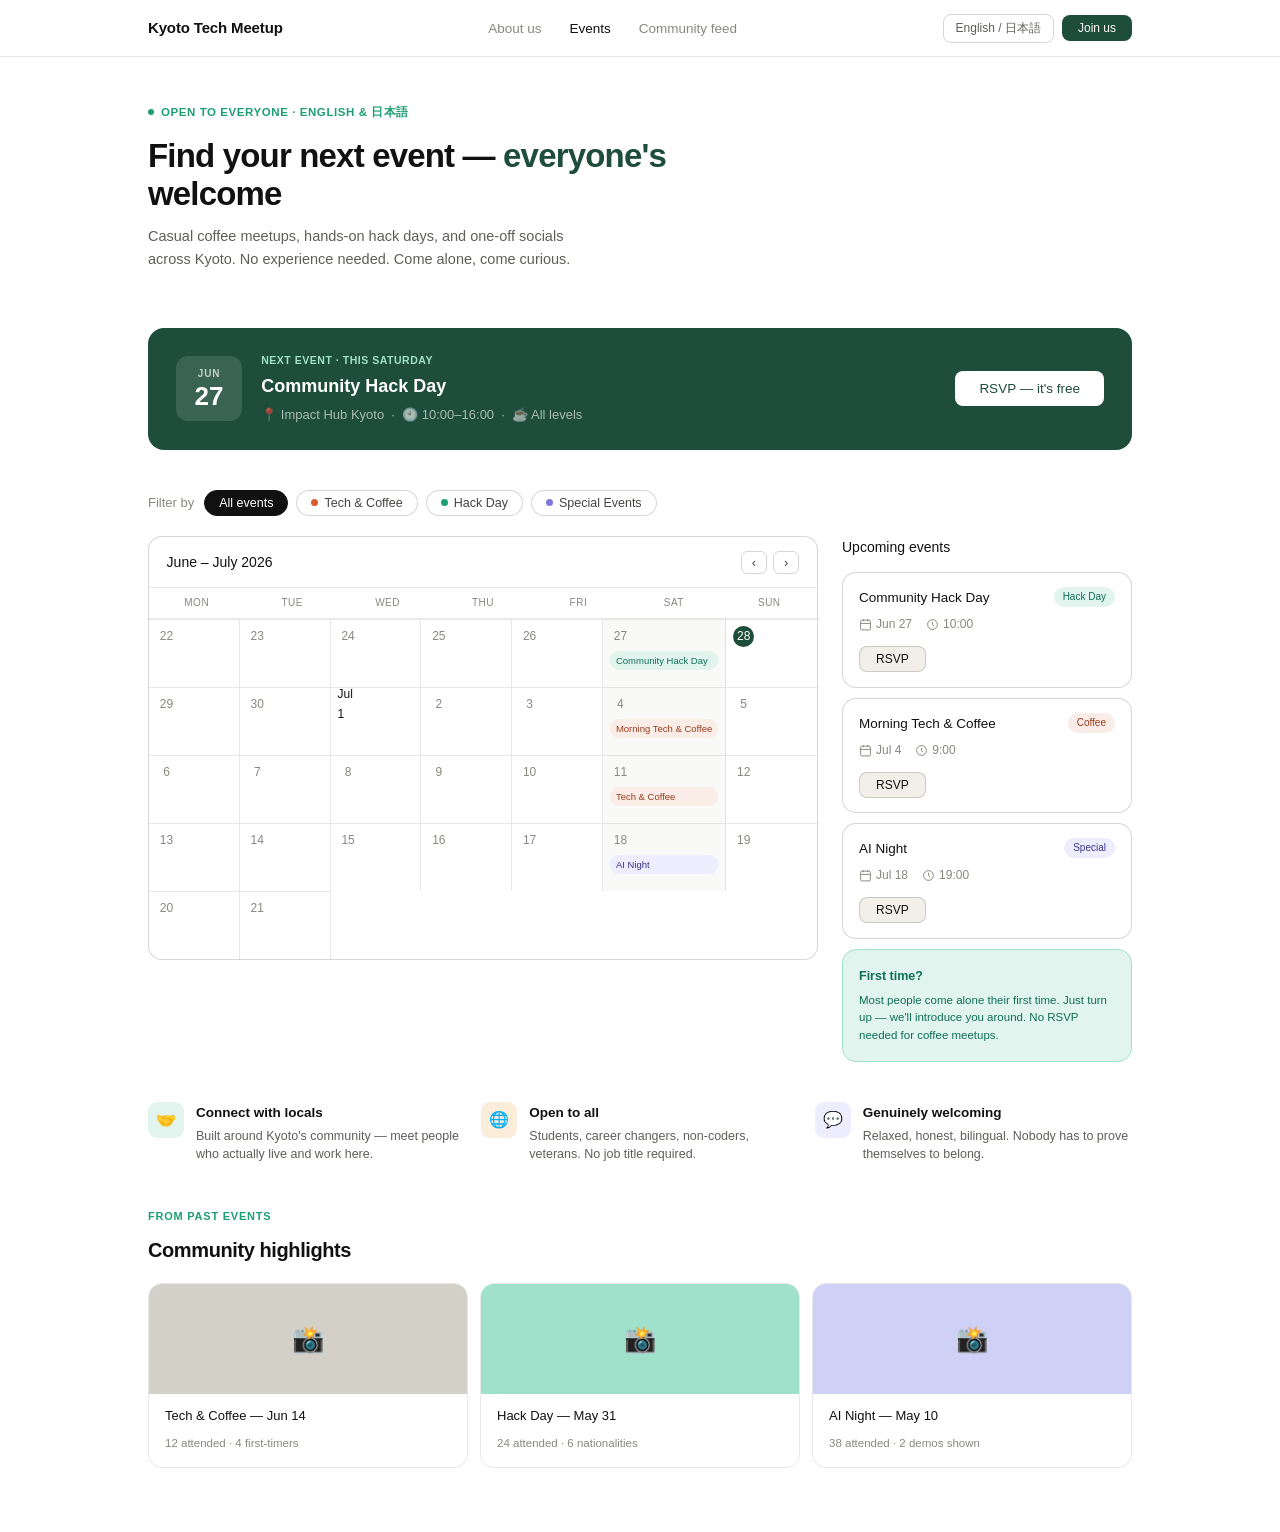
<file: demos/demo_3/index.html>
<!DOCTYPE html>
<html lang="en">
<head>
  <meta charset="UTF-8" />
  <meta name="viewport" content="width=device-width, initial-scale=1.0" />
  <title>Events — Kyoto Tech Meetup</title>
  <style>
    *, *::before, *::after { box-sizing: border-box; margin: 0; padding: 0; }

    :root {
      --forest: #1E4D3B;
      --green-mid: #1D9E75;
      --white: #fff;
      --gray-50: #F9F9F8;
      --gray-100: #F1EFE8;
      --gray-200: #D3D1C7;
      --gray-400: #888780;
      --gray-500: #5F5E5A;
      --gray-700: #444441;
      --border: rgba(0,0,0,0.09);
      --border-strong: rgba(0,0,0,0.16);
      --radius: 8px;
      --radius-lg: 14px;
      --radius-xl: 16px;

      --coffee-bg: #FAECE7; --coffee-text: #993C1D; --coffee-dot: #D85A30;
      --hack-bg: #E1F5EE;   --hack-text: #0F6E56;   --hack-dot: #1D9E75;
      --special-bg: #EEEDFE;--special-text: #3C3489; --special-dot: #7F77DD;

      font-family: -apple-system, BlinkMacSystemFont, "Segoe UI", Helvetica, Arial, sans-serif;
      font-size: 16px;
      line-height: 1.6;
      color: #111;
      background: var(--white);
    }

    .container { max-width: 1040px; margin: 0 auto; padding: 0 1.75rem; }

    /* ── Nav ── */
    nav {
      position: sticky; top: 0;
      background: rgba(255,255,255,0.92);
      backdrop-filter: blur(10px);
      border-bottom: 0.5px solid var(--border);
      z-index: 100;
    }
    .nav-inner { display: flex; align-items: center; justify-content: space-between; height: 56px; }
    .nav-logo { font-size: 15px; font-weight: 600; letter-spacing: -0.01em; color: #111; text-decoration: none; }
    .nav-links { display: flex; gap: 1.75rem; list-style: none; }
    .nav-links a { font-size: 13.5px; color: var(--gray-400); text-decoration: none; transition: color .15s; }
    .nav-links a:hover { color: #111; }
    .nav-links a.active { color: #111; font-weight: 500; }
    .nav-right { display: flex; align-items: center; gap: 8px; }
    .btn-ghost {
      font-size: 12px; padding: 5px 12px;
      border: 0.5px solid var(--border-strong); border-radius: var(--radius);
      background: transparent; color: var(--gray-500); cursor: pointer; transition: background .15s;
    }
    .btn-ghost:hover { background: var(--gray-100); }
    .btn-dark {
      font-size: 12px; font-weight: 500; padding: 6px 16px; border-radius: var(--radius);
      background: var(--forest); color: var(--white); border: none; cursor: pointer; transition: opacity .15s;
    }
    .btn-dark:hover { opacity: 0.85; }

    main { padding-bottom: 4rem; }

    /* ── Hero ── */
    .hero { padding: 2.5rem 0 1.75rem; }
    .eyebrow {
      display: inline-flex; align-items: center; gap: 7px;
      font-size: 11.5px; font-weight: 600; letter-spacing: .05em; text-transform: uppercase;
      color: var(--green-mid); margin-bottom: 1rem;
    }
    .eyebrow-dot { width: 6px; height: 6px; border-radius: 50%; background: var(--green-mid); flex-shrink: 0; }
    .hero h1 {
      font-size: 33px; font-weight: 700; letter-spacing: -0.025em; line-height: 1.14;
      max-width: 540px; margin-bottom: .8rem; color: #111;
    }
    .hero h1 em { font-style: normal; color: var(--forest); }
    .hero p { font-size: 14.5px; color: var(--gray-500); max-width: 460px; line-height: 1.6; }

    /* ── Next event banner ── */
    .next-banner {
      display: flex; align-items: center; justify-content: space-between; gap: 1.5rem;
      background: var(--forest); border-radius: var(--radius-xl);
      padding: 1.5rem 1.75rem; margin: 1.75rem 0 2.5rem; flex-wrap: wrap;
    }
    .next-left { display: flex; align-items: center; gap: 1.2rem; }
    .next-date-box {
      background: rgba(255,255,255,.12); border-radius: 12px; padding: .65rem .95rem;
      text-align: center; min-width: 66px; flex-shrink: 0;
    }
    .next-month { font-size: 10px; text-transform: uppercase; letter-spacing: .08em; color: rgba(255,255,255,.7); font-weight: 600; }
    .next-day { font-size: 26px; font-weight: 700; color: #fff; line-height: 1.1; }
    .next-tag { font-size: 10.5px; font-weight: 600; text-transform: uppercase; letter-spacing: .05em; color: #9FE1CB; margin-bottom: 4px; }
    .next-info h3 { font-size: 18px; font-weight: 600; color: #fff; margin-bottom: 4px; }
    .next-info p { font-size: 13px; color: rgba(255,255,255,.62); }
    .btn-white {
      font-size: 13.5px; font-weight: 500; padding: 10px 24px; border-radius: var(--radius);
      background: #fff; color: var(--forest); border: none; cursor: pointer; white-space: nowrap; transition: opacity .15s;
    }
    .btn-white:hover { opacity: 0.9; }

    /* ── Filters ── */
    .filters { display: flex; align-items: center; gap: 8px; flex-wrap: wrap; margin-bottom: 1.25rem; }
    .filter-label { font-size: 13px; color: var(--gray-400); margin-right: 2px; }
    .fbtn {
      font-size: 12.5px; padding: 5px 14px; border-radius: 20px;
      border: 0.5px solid var(--border-strong); background: var(--white); color: var(--gray-700);
      cursor: pointer; display: inline-flex; align-items: center; gap: 6px; transition: background .12s;
    }
    .fbtn:hover { background: var(--gray-100); }
    .fbtn.active { background: #111; color: #fff; border-color: #111; }
    .dot { width: 7px; height: 7px; border-radius: 50%; flex-shrink: 0; }
    .d-red { background: var(--coffee-dot); } .d-green { background: var(--hack-dot); } .d-purple { background: var(--special-dot); }

    /* ── Grid ── */
    .grid { display: grid; grid-template-columns: 1fr 290px; gap: 1.5rem; margin-bottom: 2.5rem; align-items: start; }

    /* ── Calendar ── */
    .calendar { background: var(--white); border: 0.5px solid var(--border-strong); border-radius: var(--radius-lg); overflow: hidden; }
    .cal-head { display: flex; align-items: center; justify-content: space-between; padding: .85rem 1.1rem; border-bottom: 0.5px solid var(--border); }
    .cal-head-title { font-size: 14px; font-weight: 500; }
    .cal-nav { display: flex; gap: 6px; }
    .cal-nav button { background: none; border: 0.5px solid var(--border-strong); border-radius: 6px; padding: 3px 10px; font-size: 13px; color: var(--gray-700); cursor: pointer; }
    .cal-nav button:hover { background: var(--gray-100); }
    .cal-dl { display: grid; grid-template-columns: repeat(7, 1fr); border-bottom: 0.5px solid var(--border); }
    .cal-dl div { text-align: center; font-size: 10px; font-weight: 500; text-transform: uppercase; letter-spacing: .05em; color: var(--gray-400); padding: 7px 0; }
    .cal-cells { display: grid; grid-template-columns: repeat(7, 1fr); }
    .cell { border-top: 0.5px solid var(--border); border-right: 0.5px solid var(--border); padding: 6px 7px; min-height: 68px; }
    .cell:nth-child(7n) { border-right: none; }
    .cell.ev { background: var(--gray-50); }
    .dnum { font-size: 12px; font-weight: 500; color: var(--gray-400); margin-bottom: 4px; width: 21px; height: 21px; display: flex; align-items: center; justify-content: center; border-radius: 50%; }
    .dnum.today { background: var(--forest); color: #fff; }
    .dnum.ms { color: #111; }
    .pill { font-size: 9.5px; font-weight: 500; padding: 2px 6px; border-radius: 9px; margin-bottom: 2px; white-space: nowrap; overflow: hidden; text-overflow: ellipsis; display: block; }
    .p-coffee { background: var(--coffee-bg); color: var(--coffee-text); }
    .p-hack { background: var(--hack-bg); color: var(--hack-text); }
    .p-special { background: var(--special-bg); color: var(--special-text); }

    /* ── Sidebar ── */
    .side-title { font-size: 14px; font-weight: 500; margin-bottom: .85rem; }
    .ecard { background: var(--white); border: 0.5px solid var(--border-strong); border-radius: var(--radius-lg); padding: .9rem 1rem; margin-bottom: 10px; }
    .ecard-top { display: flex; justify-content: space-between; align-items: flex-start; gap: 8px; margin-bottom: 6px; }
    .ecard-name { font-size: 13.5px; font-weight: 500; }
    .ebadge { font-size: 10px; font-weight: 500; padding: 2px 9px; border-radius: 10px; flex-shrink: 0; }
    .ecard-meta { display: flex; gap: 14px; font-size: 12px; color: var(--gray-400); margin-bottom: 11px; }
    .ecard-meta span { display: flex; align-items: center; gap: 4px; }
    .ecard-meta svg { width: 13px; height: 13px; stroke: currentColor; fill: none; stroke-width: 1.8; }
    .card-rsvp { font-size: 12px; font-weight: 500; padding: 5px 16px; border-radius: var(--radius); background: var(--gray-100); border: 0.5px solid var(--border-strong); color: #111; cursor: pointer; transition: background .12s; }
    .card-rsvp:hover { background: var(--gray-200); }
    .newcomer { background: #E1F5EE; border: 0.5px solid #9FE1CB; border-radius: var(--radius-lg); padding: 1rem; margin-top: 4px; }
    .newcomer h4 { font-size: 12.5px; font-weight: 600; color: #0F6E56; margin-bottom: 6px; }
    .newcomer p { font-size: 11.5px; color: #0F6E56; line-height: 1.55; }

    /* ── Welcome strip ── */
    .welcome-strip { display: grid; grid-template-columns: repeat(3, 1fr); gap: 16px; margin-bottom: 2.75rem; }
    .wcard { display: flex; gap: 12px; align-items: flex-start; }
    .wicon { width: 36px; height: 36px; border-radius: 9px; display: flex; align-items: center; justify-content: center; font-size: 16px; flex-shrink: 0; }
    .wi-green { background: #E1F5EE; } .wi-amber { background: #FAEEDA; } .wi-purple { background: #EEEDFE; }
    .wcard h4 { font-size: 13.5px; font-weight: 600; margin-bottom: 3px; }
    .wcard p { font-size: 12.5px; color: var(--gray-500); line-height: 1.5; }

    /* ── Highlights ── */
    .section-eyebrow { font-size: 11px; font-weight: 600; letter-spacing: .07em; text-transform: uppercase; color: var(--green-mid); margin-bottom: .5rem; }
    .section-title { font-size: 20px; font-weight: 700; letter-spacing: -0.02em; margin-bottom: 1.1rem; }
    .hl-grid { display: grid; grid-template-columns: repeat(3, 1fr); gap: 12px; }
    .hl { border: 0.5px solid var(--border); border-radius: var(--radius-lg); overflow: hidden; transition: border-color .15s; }
    .hl:hover { border-color: var(--border-strong); }
    .hl-photo { height: 110px; display: flex; align-items: center; justify-content: center; font-size: 26px; background: var(--gray-100); }
    /* Replace these with real <img> tags */
    .ph1 { background: #D3D1C7; } .ph2 { background: #9FE1CB; } .ph3 { background: #CED0F6; }
    .hl-info { padding: .75rem 1rem; }
    .hl-info p { font-size: 13px; font-weight: 500; margin-bottom: 2px; }
    .hl-info span { font-size: 11.5px; color: var(--gray-400); }

    @media (max-width: 760px) {
      .hero h1 { font-size: 26px; }
      .grid { grid-template-columns: 1fr; }
      .welcome-strip { grid-template-columns: 1fr; }
      .hl-grid { grid-template-columns: 1fr; }
      .nav-links { display: none; }
      .next-banner { flex-direction: column; align-items: flex-start; }
      .btn-white { width: 100%; }
    }
  </style>
</head>
<body>

<nav>
  <div class="container nav-inner">
    <a href="#" class="nav-logo">Kyoto Tech Meetup</a>
    <ul class="nav-links">
      <li><a href="#">About us</a></li>
      <li><a href="#" class="active">Events</a></li>
      <li><a href="#">Community feed</a></li>
    </ul>
    <div class="nav-right">
      <button class="btn-ghost">English / 日本語</button>
      <button class="btn-dark">Join us</button>
    </div>
  </div>
</nav>

<main>
  <div class="container">

    <!-- Hero -->
    <section class="hero">
      <div class="eyebrow"><span class="eyebrow-dot"></span> Open to everyone · English &amp; 日本語</div>
      <h1>Find your next event — <em>everyone's</em> welcome</h1>
      <p>Casual coffee meetups, hands-on hack days, and one-off socials across Kyoto. No experience needed. Come alone, come curious.</p>
    </section>

    <!-- Next event banner -->
    <div class="next-banner">
      <div class="next-left">
        <div class="next-date-box">
          <div class="next-month">Jun</div>
          <div class="next-day">27</div>
        </div>
        <div class="next-info">
          <div class="next-tag">Next event · this Saturday</div>
          <h3>Community Hack Day</h3>
          <p>📍 Impact Hub Kyoto &nbsp;·&nbsp; 🕙 10:00–16:00 &nbsp;·&nbsp; ☕ All levels</p>
        </div>
      </div>
      <button class="btn-white">RSVP — it's free</button>
    </div>

    <!-- Filters -->
    <div class="filters">
      <span class="filter-label">Filter by</span>
      <button class="fbtn active">All events</button>
      <button class="fbtn"><span class="dot d-red"></span> Tech &amp; Coffee</button>
      <button class="fbtn"><span class="dot d-green"></span> Hack Day</button>
      <button class="fbtn"><span class="dot d-purple"></span> Special Events</button>
    </div>

    <!-- Calendar + Sidebar -->
    <div class="grid">
      <div class="calendar">
        <div class="cal-head">
          <span class="cal-head-title">June – July 2026</span>
          <div class="cal-nav"><button>‹</button><button>›</button></div>
        </div>
        <div class="cal-dl"><div>Mon</div><div>Tue</div><div>Wed</div><div>Thu</div><div>Fri</div><div>Sat</div><div>Sun</div></div>
        <div class="cal-cells">
          <div class="cell"><div class="dnum">22</div></div>
          <div class="cell"><div class="dnum">23</div></div>
          <div class="cell"><div class="dnum">24</div></div>
          <div class="cell"><div class="dnum">25</div></div>
          <div class="cell"><div class="dnum">26</div></div>
          <div class="cell ev"><div class="dnum">27</div><span class="pill p-hack">Community Hack Day</span></div>
          <div class="cell"><div class="dnum today">28</div></div>
          <div class="cell"><div class="dnum">29</div></div>
          <div class="cell"><div class="dnum">30</div></div>
          <div class="cell"><div class="dnum ms">Jul 1</div></div>
          <div class="cell"><div class="dnum">2</div></div>
          <div class="cell"><div class="dnum">3</div></div>
          <div class="cell ev"><div class="dnum">4</div><span class="pill p-coffee">Morning Tech &amp; Coffee</span></div>
          <div class="cell"><div class="dnum">5</div></div>
          <div class="cell"><div class="dnum">6</div></div>
          <div class="cell"><div class="dnum">7</div></div>
          <div class="cell"><div class="dnum">8</div></div>
          <div class="cell"><div class="dnum">9</div></div>
          <div class="cell"><div class="dnum">10</div></div>
          <div class="cell ev"><div class="dnum">11</div><span class="pill p-coffee">Tech &amp; Coffee</span></div>
          <div class="cell"><div class="dnum">12</div></div>
          <div class="cell"><div class="dnum">13</div></div>
          <div class="cell"><div class="dnum">14</div></div>
          <div class="cell"><div class="dnum">15</div></div>
          <div class="cell"><div class="dnum">16</div></div>
          <div class="cell"><div class="dnum">17</div></div>
          <div class="cell ev"><div class="dnum">18</div><span class="pill p-special">AI Night</span></div>
          <div class="cell"><div class="dnum">19</div></div>
          <div class="cell"><div class="dnum">20</div></div>
          <div class="cell"><div class="dnum">21</div></div>
        </div>
      </div>

      <div class="sidebar">
        <div class="side-title">Upcoming events</div>

        <div class="ecard">
          <div class="ecard-top"><div class="ecard-name">Community Hack Day</div><span class="ebadge p-hack">Hack Day</span></div>
          <div class="ecard-meta">
            <span><svg viewBox="0 0 24 24"><rect x="3" y="4" width="18" height="18" rx="2"/><line x1="16" y1="2" x2="16" y2="6"/><line x1="8" y1="2" x2="8" y2="6"/><line x1="3" y1="10" x2="21" y2="10"/></svg> Jun 27</span>
            <span><svg viewBox="0 0 24 24"><circle cx="12" cy="12" r="9"/><polyline points="12 7 12 12 15 15"/></svg> 10:00</span>
          </div>
          <button class="card-rsvp">RSVP</button>
        </div>

        <div class="ecard">
          <div class="ecard-top"><div class="ecard-name">Morning Tech &amp; Coffee</div><span class="ebadge p-coffee">Coffee</span></div>
          <div class="ecard-meta">
            <span><svg viewBox="0 0 24 24"><rect x="3" y="4" width="18" height="18" rx="2"/><line x1="16" y1="2" x2="16" y2="6"/><line x1="8" y1="2" x2="8" y2="6"/><line x1="3" y1="10" x2="21" y2="10"/></svg> Jul 4</span>
            <span><svg viewBox="0 0 24 24"><circle cx="12" cy="12" r="9"/><polyline points="12 7 12 12 15 15"/></svg> 9:00</span>
          </div>
          <button class="card-rsvp">RSVP</button>
        </div>

        <div class="ecard">
          <div class="ecard-top"><div class="ecard-name">AI Night</div><span class="ebadge p-special">Special</span></div>
          <div class="ecard-meta">
            <span><svg viewBox="0 0 24 24"><rect x="3" y="4" width="18" height="18" rx="2"/><line x1="16" y1="2" x2="16" y2="6"/><line x1="8" y1="2" x2="8" y2="6"/><line x1="3" y1="10" x2="21" y2="10"/></svg> Jul 18</span>
            <span><svg viewBox="0 0 24 24"><circle cx="12" cy="12" r="9"/><polyline points="12 7 12 12 15 15"/></svg> 19:00</span>
          </div>
          <button class="card-rsvp">RSVP</button>
        </div>

        <div class="newcomer">
          <h4>First time?</h4>
          <p>Most people come alone their first time. Just turn up — we'll introduce you around. No RSVP needed for coffee meetups.</p>
        </div>
      </div>
    </div>

    <!-- Welcome strip -->
    <div class="welcome-strip">
      <div class="wcard">
        <div class="wicon wi-green">🤝</div>
        <div>
          <h4>Connect with locals</h4>
          <p>Built around Kyoto's community — meet people who actually live and work here.</p>
        </div>
      </div>
      <div class="wcard">
        <div class="wicon wi-amber">🌐</div>
        <div>
          <h4>Open to all</h4>
          <p>Students, career changers, non-coders, veterans. No job title required.</p>
        </div>
      </div>
      <div class="wcard">
        <div class="wicon wi-purple">💬</div>
        <div>
          <h4>Genuinely welcoming</h4>
          <p>Relaxed, honest, bilingual. Nobody has to prove themselves to belong.</p>
        </div>
      </div>
    </div>

    <!-- Highlights -->
    <section>
      <div class="section-eyebrow">From past events</div>
      <div class="section-title">Community highlights</div>
      <div class="hl-grid">
        <div class="hl">
          <!-- Replace with: <img src="photo.jpg" alt="Tech & Coffee — June 14" style="width:100%;height:110px;object-fit:cover;"> -->
          <div class="hl-photo ph1">📸</div>
          <div class="hl-info"><p>Tech &amp; Coffee — Jun 14</p><span>12 attended · 4 first-timers</span></div>
        </div>
        <div class="hl">
          <div class="hl-photo ph2">📸</div>
          <div class="hl-info"><p>Hack Day — May 31</p><span>24 attended · 6 nationalities</span></div>
        </div>
        <div class="hl">
          <div class="hl-photo ph3">📸</div>
          <div class="hl-info"><p>AI Night — May 10</p><span>38 attended · 2 demos shown</span></div>
        </div>
      </div>
    </section>

  </div>
</main>

</body>
</html>
</file>
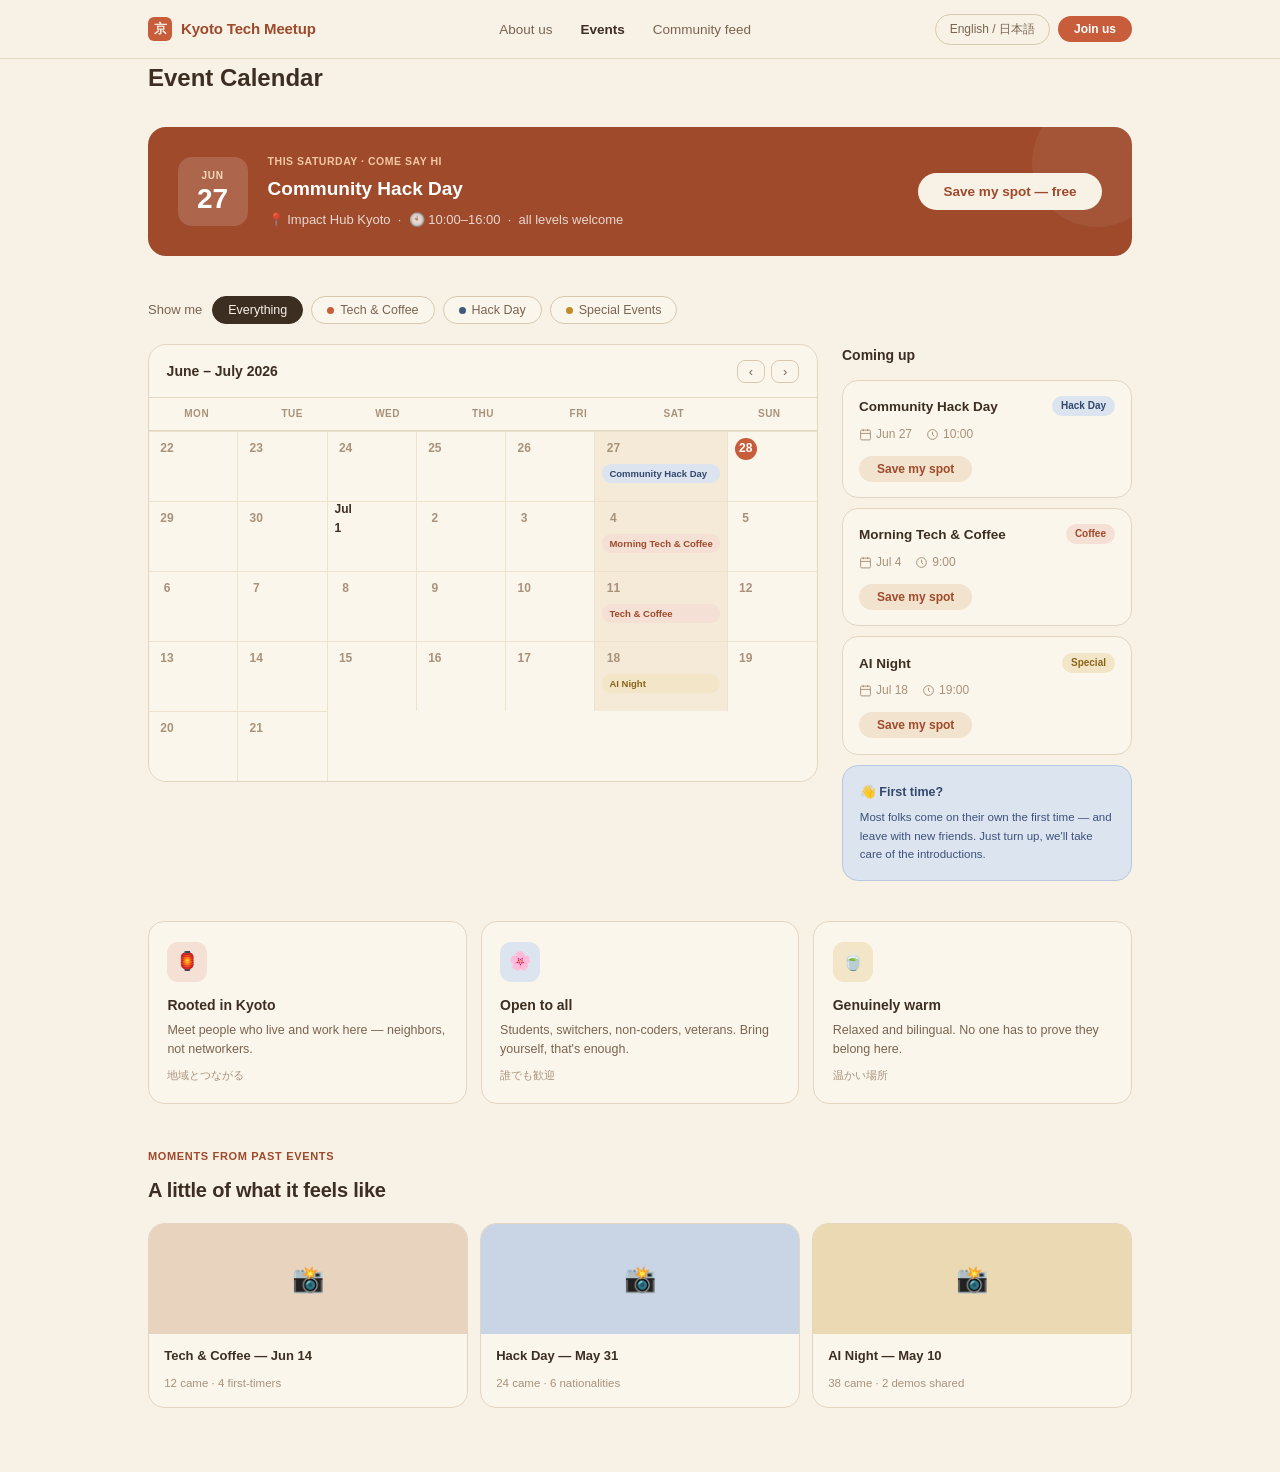
<file: demos/demo_4/index.html>
<!DOCTYPE html>
<html lang="en">
<head>
  <meta charset="UTF-8" />
  <meta name="viewport" content="width=device-width, initial-scale=1.0" />
  <title>Events — Kyoto Tech Meetup</title>
  <link rel="stylesheet" href="styles.css">
  <style>
    
  </style>
</head>
<body>

<nav>
  <div class="container nav-inner">
    <a href="#" class="nav-logo"><span class="hanko">京</span> Kyoto Tech Meetup</a>
    <ul class="nav-links">
      <li><a href="#">About us</a></li>
      <li><a href="#" class="active">Events</a></li>
      <li><a href="#">Community feed</a></li>
    </ul>
    <div class="nav-right">
      <button class="btn-ghost">English / 日本語</button>
      <button class="btn-join">Join us</button>
    </div>
  </div>
</nav>

<main>
  <div class="container">

    <!-- Hero -->
    <!-- <section class="hero">
      <div class="hero-eyebrow">☕ Pull up a chair — everyone's welcome</div>
      <h1>Come find your people in <em>Kyoto</em></h1>
      <p>Coffee mornings, hack days, and easygoing socials around the city. No experience needed, no pressure — just warm conversations in English and 日本語.</p>
    </section> -->
    <h2> Event Calendar</h2>
    <!-- Next event banner -->
    <div class="next-banner">
      <div class="next-left">
        <div class="next-date-box">
          <div class="next-month">Jun</div>
          <div class="next-day">27</div>
        </div>
        <div class="next-info">
          <div class="next-tag">This Saturday · come say hi</div>
          <h3>Community Hack Day</h3>
          <p>📍 Impact Hub Kyoto &nbsp;·&nbsp; 🕙 10:00–16:00 &nbsp;·&nbsp; all levels welcome</p>
        </div>
      </div>
      <button class="btn-cream">Save my spot — free</button>
    </div>

    <!-- Filters -->
    <filter-nav class="filters">
      <span class="filter-label">Show me</span>
      <button class="fbtn active">Everything</button>
      <button class="fbtn"><span class="dot d-persimmon"></span> Tech &amp; Coffee</button>
      <button class="fbtn"><span class="dot d-indigo"></span> Hack Day</button>
      <button class="fbtn"><span class="dot d-gold"></span> Special Events</button>
    </filter-nav>

    <!-- Calendar + Sidebar -->
    <div class="grid">
      <div class="calendar">
        <div class="cal-head">
          <span class="cal-head-title">June – July 2026</span>
          <div class="cal-nav"><button>‹</button><button>›</button></div>
        </div>
        <div class="cal-dl"><div>Mon</div><div>Tue</div><div>Wed</div><div>Thu</div><div>Fri</div><div>Sat</div><div>Sun</div></div>
        <div class="cal-cells">
          <div class="cell"><div class="dnum">22</div></div>
          <div class="cell"><div class="dnum">23</div></div>
          <div class="cell"><div class="dnum">24</div></div>
          <div class="cell"><div class="dnum">25</div></div>
          <div class="cell"><div class="dnum">26</div></div>
          <div class="cell ev"><div class="dnum">27</div><span class="pill p-hack">Community Hack Day</span></div>
          <div class="cell"><div class="dnum today">28</div></div>
          <div class="cell"><div class="dnum">29</div></div>
          <div class="cell"><div class="dnum">30</div></div>
          <div class="cell"><div class="dnum ms">Jul 1</div></div>
          <div class="cell"><div class="dnum">2</div></div>
          <div class="cell"><div class="dnum">3</div></div>
          <div class="cell ev"><div class="dnum">4</div><span class="pill p-coffee">Morning Tech &amp; Coffee</span></div>
          <div class="cell"><div class="dnum">5</div></div>
          <div class="cell"><div class="dnum">6</div></div>
          <div class="cell"><div class="dnum">7</div></div>
          <div class="cell"><div class="dnum">8</div></div>
          <div class="cell"><div class="dnum">9</div></div>
          <div class="cell"><div class="dnum">10</div></div>
          <div class="cell ev"><div class="dnum">11</div><span class="pill p-coffee">Tech &amp; Coffee</span></div>
          <div class="cell"><div class="dnum">12</div></div>
          <div class="cell"><div class="dnum">13</div></div>
          <div class="cell"><div class="dnum">14</div></div>
          <div class="cell"><div class="dnum">15</div></div>
          <div class="cell"><div class="dnum">16</div></div>
          <div class="cell"><div class="dnum">17</div></div>
          <div class="cell ev"><div class="dnum">18</div><span class="pill p-special">AI Night</span></div>
          <div class="cell"><div class="dnum">19</div></div>
          <div class="cell"><div class="dnum">20</div></div>
          <div class="cell"><div class="dnum">21</div></div>
        </div>
      </div>

      <div class="sidebar">
        <div class="side-title">Coming up</div>

        <div class="ecard">
          <div class="ecard-top"><div class="ecard-name">Community Hack Day</div><span class="ebadge p-hack">Hack Day</span></div>
          <div class="ecard-meta">
            <span><svg viewBox="0 0 24 24"><rect x="3" y="4" width="18" height="18" rx="2"/><line x1="16" y1="2" x2="16" y2="6"/><line x1="8" y1="2" x2="8" y2="6"/><line x1="3" y1="10" x2="21" y2="10"/></svg> Jun 27</span>
            <span><svg viewBox="0 0 24 24"><circle cx="12" cy="12" r="9"/><polyline points="12 7 12 12 15 15"/></svg> 10:00</span>
          </div>
          <button class="card-rsvp">Save my spot</button>
        </div>

        <div class="ecard">
          <div class="ecard-top"><div class="ecard-name">Morning Tech &amp; Coffee</div><span class="ebadge p-coffee">Coffee</span></div>
          <div class="ecard-meta">
            <span><svg viewBox="0 0 24 24"><rect x="3" y="4" width="18" height="18" rx="2"/><line x1="16" y1="2" x2="16" y2="6"/><line x1="8" y1="2" x2="8" y2="6"/><line x1="3" y1="10" x2="21" y2="10"/></svg> Jul 4</span>
            <span><svg viewBox="0 0 24 24"><circle cx="12" cy="12" r="9"/><polyline points="12 7 12 12 15 15"/></svg> 9:00</span>
          </div>
          <button class="card-rsvp">Save my spot</button>
        </div>

        <div class="ecard">
          <div class="ecard-top"><div class="ecard-name">AI Night</div><span class="ebadge p-special">Special</span></div>
          <div class="ecard-meta">
            <span><svg viewBox="0 0 24 24"><rect x="3" y="4" width="18" height="18" rx="2"/><line x1="16" y1="2" x2="16" y2="6"/><line x1="8" y1="2" x2="8" y2="6"/><line x1="3" y1="10" x2="21" y2="10"/></svg> Jul 18</span>
            <span><svg viewBox="0 0 24 24"><circle cx="12" cy="12" r="9"/><polyline points="12 7 12 12 15 15"/></svg> 19:00</span>
          </div>
          <button class="card-rsvp">Save my spot</button>
        </div>

        <div class="newcomer">
          <h4>👋 First time?</h4>
          <p>Most folks come on their own the first time — and leave with new friends. Just turn up, we'll take care of the introductions.</p>
        </div>
      </div>
    </div>

    <!-- Welcome strip -->
    <div class="welcome-strip">
      <div class="wcard">
        <div class="wicon wi-persimmon">🏮</div>
        <h4>Rooted in Kyoto</h4>
        <p>Meet people who live and work here — neighbors, not networkers.</p>
        <div class="jp">地域とつながる</div>
      </div>
      <div class="wcard">
        <div class="wicon wi-indigo">🌸</div>
        <h4>Open to all</h4>
        <p>Students, switchers, non-coders, veterans. Bring yourself, that's enough.</p>
        <div class="jp">誰でも歓迎</div>
      </div>
      <div class="wcard">
        <div class="wicon wi-gold">🍵</div>
        <h4>Genuinely warm</h4>
        <p>Relaxed and bilingual. No one has to prove they belong here.</p>
        <div class="jp">温かい場所</div>
      </div>
    </div>

    <!-- Highlights -->
    <section>
      <div class="section-eyebrow">Moments from past events</div>
      <div class="section-title">A little of what it feels like</div>
      <div class="hl-grid">
        <div class="hl">
          <!-- Replace with: <img src="photo.jpg" alt="Tech & Coffee — June 14" style="width:100%;height:110px;object-fit:cover;"> -->
          <div class="hl-photo ph1">📸</div>
          <div class="hl-info"><p>Tech &amp; Coffee — Jun 14</p><span>12 came · 4 first-timers</span></div>
        </div>
        <div class="hl">
          <div class="hl-photo ph2">📸</div>
          <div class="hl-info"><p>Hack Day — May 31</p><span>24 came · 6 nationalities</span></div>
        </div>
        <div class="hl">
          <div class="hl-photo ph3">📸</div>
          <div class="hl-info"><p>AI Night — May 10</p><span>38 came · 2 demos shared</span></div>
        </div>
      </div>
    </section>

  </div>
</body>
</html>
</file>
<file: demos/demo_4/styles.css>
*, *::before, *::after { box-sizing: border-box; margin: 0; padding: 0; }

    :root {
      /* Kyoto warmth palette */
      --paper: #F7F1E6;        /* washi cream page bg */
      --paper-card: #FBF6EC;   /* lighter card surface */
      --paper-warm: #F2E3CE;   /* warm tint */
      --persimmon: #C75D3A;    /* kakishibu accent */
      --persimmon-deep: #9E4A2B;
      --indigo: #42597D;       /* noren indigo */
      --indigo-deep: #33486B;
      --gold: #C18A2B;
      --brown: #3D2E22;        /* warm near-black text */
      --brown-soft: #7A6450;   /* secondary text */
      --brown-muted: #A8927A;  /* muted text */
      --line: #E3D6C0;         /* warm border */
      --line-soft: #EDE2CE;

      --coffee-bg: #F5E0D5; --coffee-text: #9E4A2B;
      --hack-bg: #DCE4F0;   --hack-text: #33486B;
      --special-bg: #F3E6C8;--special-text: #8A6418;

      font-family: -apple-system, BlinkMacSystemFont, "Segoe UI", Helvetica, Arial, sans-serif;
      font-size: 16px;
      line-height: 1.6;
      color: var(--brown);
      background: var(--paper);
    }

    .container { max-width: 1040px; margin: 0 auto; padding: 0 1.75rem; }

    /* ── Nav ── */
    nav {
      position: sticky; top: 0;
      background: rgba(247,241,230,0.92);
      backdrop-filter: blur(10px);
      border-bottom: 1px solid var(--line);
      z-index: 100;
    }
    .nav-inner { display: flex; align-items: center; justify-content: space-between; height: 58px; }
    .nav-logo { font-size: 15px; font-weight: 700; letter-spacing: -0.01em; color: var(--persimmon-deep); display: flex; align-items: center; gap: 9px; text-decoration: none; }
    .hanko { width: 24px; height: 24px; border-radius: 6px; background: var(--persimmon); color: var(--paper); display: flex; align-items: center; justify-content: center; font-size: 13px; font-weight: 700; }
    .nav-links { display: flex; gap: 1.75rem; list-style: none; }
    .nav-links a { font-size: 13.5px; color: var(--brown-soft); text-decoration: none; transition: color .15s; }
    .nav-links a:hover { color: var(--brown); }
    .nav-links a.active { color: var(--brown); font-weight: 600; }
    .nav-right { display: flex; align-items: center; gap: 8px; }
    .btn-ghost {
      font-size: 12px; padding: 6px 14px; border: 1px solid #D9C8AD; border-radius: 20px;
      background: transparent; color: var(--brown-soft); cursor: pointer; transition: background .15s;
    }
    .btn-ghost:hover { background: var(--paper-warm); }
    .btn-join {
      font-size: 12px; font-weight: 600; padding: 6px 16px; border-radius: 20px;
      background: var(--persimmon); color: #FFF; border: none; cursor: pointer; transition: opacity .15s;
    }
    .btn-join:hover { opacity: 0.88; }

    main { padding-bottom: 4rem; }

    /* ── Hero ── */
    .hero { padding: 2.75rem 0 1.5rem; text-align: center; }
    .hero-eyebrow {
      display: inline-flex; align-items: center; gap: 8px;
      font-size: 11.5px; font-weight: 600; letter-spacing: .04em; color: var(--persimmon-deep);
      background: var(--paper-warm); padding: 6px 15px; border-radius: 20px; margin-bottom: 1.2rem;
    }
    .hero h1 { font-size: 35px; font-weight: 700; letter-spacing: -0.02em; line-height: 1.18; max-width: 580px; margin: 0 auto .85rem; }
    .hero h1 em { font-style: normal; color: var(--persimmon); }
    .hero p { font-size: 15px; color: var(--brown-soft); max-width: 460px; margin: 0 auto; line-height: 1.65; }

    /* ── Next event banner ── */
    .next-banner {
      display: flex; align-items: center; justify-content: space-between; gap: 1.5rem;
      background: var(--persimmon-deep); border-radius: 18px; padding: 1.6rem 1.85rem;
      margin: 1.85rem 0 2.5rem; flex-wrap: wrap; position: relative; overflow: hidden;
    }
    .next-banner::after { content: ""; position: absolute; right: -30px; top: -30px; width: 130px; height: 130px; border-radius: 50%; background: rgba(255,255,255,.06); }
    .next-left { display: flex; align-items: center; gap: 1.25rem; position: relative; z-index: 1; }
    .next-date-box { background: rgba(255,255,255,.15); border-radius: 14px; padding: .7rem 1.05rem; text-align: center; min-width: 70px; flex-shrink: 0; }
    .next-month { font-size: 10px; text-transform: uppercase; letter-spacing: .08em; color: #F2D9B8; font-weight: 700; }
    .next-day { font-size: 28px; font-weight: 700; color: #FFF; line-height: 1.1; }
    .next-tag { font-size: 10.5px; font-weight: 700; text-transform: uppercase; letter-spacing: .05em; color: #F2C9A0; margin-bottom: 5px; }
    .next-info h3 { font-size: 19px; font-weight: 700; color: #FFF; margin-bottom: 5px; }
    .next-info p { font-size: 13px; color: rgba(255,255,255,.78); }
    .btn-cream {
      font-size: 13.5px; font-weight: 600; padding: 11px 26px; border-radius: 24px;
      background: var(--paper); color: var(--persimmon-deep); border: none; cursor: pointer;
      white-space: nowrap; position: relative; z-index: 1; transition: opacity .15s;
    }
    .btn-cream:hover { opacity: 0.92; }

    /* ── Filters ── */
    .filters { display: flex; align-items: center; gap: 8px; flex-wrap: wrap; margin-bottom: 1.25rem; }
    .filter-label { font-size: 13px; color: var(--brown-soft); margin-right: 2px; }
    .fbtn {
      font-size: 12.5px; padding: 6px 15px; border-radius: 20px; border: 1px solid #D9C8AD;
      background: var(--paper-card); color: var(--brown-soft); cursor: pointer;
      display: inline-flex; align-items: center; gap: 6px; transition: background .12s;
    }
    .fbtn:hover { background: var(--paper-warm); }
    .fbtn.active { background: var(--brown); color: var(--paper); border-color: var(--brown); }
    .dot { width: 7px; height: 7px; border-radius: 50%; flex-shrink: 0; }
    .d-persimmon { background: var(--persimmon); } .d-indigo { background: var(--indigo); } .d-gold { background: var(--gold); }

    /* ── Grid ── */
    .grid { display: grid; grid-template-columns: 1fr 290px; gap: 1.5rem; margin-bottom: 2.5rem; align-items: start; }

    /* ── Calendar ── */
    .calendar { background: var(--paper-card); border: 1px solid var(--line); border-radius: 18px; overflow: hidden; }
    .cal-head { display: flex; align-items: center; justify-content: space-between; padding: .9rem 1.1rem; border-bottom: 1px solid var(--line); }
    .cal-head-title { font-size: 14px; font-weight: 600; color: var(--brown); }
    .cal-nav { display: flex; gap: 6px; }
    .cal-nav button { background: none; border: 1px solid #D9C8AD; border-radius: 8px; padding: 3px 11px; font-size: 13px; color: var(--brown-soft); cursor: pointer; }
    .cal-nav button:hover { background: var(--paper-warm); }
    .cal-dl { display: grid; grid-template-columns: repeat(7, 1fr); border-bottom: 1px solid var(--line); }
    .cal-dl div { text-align: center; font-size: 10px; font-weight: 600; text-transform: uppercase; letter-spacing: .05em; color: var(--brown-muted); padding: 8px 0; }
    .cal-cells { display: grid; grid-template-columns: repeat(7, 1fr); }
    .cell { border-top: 1px solid var(--line-soft); border-right: 1px solid var(--line-soft); padding: 6px 7px; min-height: 70px; }
    .cell:nth-child(7n) { border-right: none; }
    .cell.ev { background: #F4EAD7; }
    .dnum { font-size: 12px; font-weight: 600; color: var(--brown-muted); margin-bottom: 4px; width: 22px; height: 22px; display: flex; align-items: center; justify-content: center; border-radius: 50%; }
    .dnum.today { background: var(--persimmon); color: #FFF; }
    .dnum.ms { color: var(--brown); }
    .pill { font-size: 9.5px; font-weight: 600; padding: 2px 7px; border-radius: 9px; margin-bottom: 2px; white-space: nowrap; overflow: hidden; text-overflow: ellipsis; display: block; }
    .p-coffee { background: var(--coffee-bg); color: var(--coffee-text); }
    .p-hack { background: var(--hack-bg); color: var(--hack-text); }
    .p-special { background: var(--special-bg); color: var(--special-text); }

    /* ── Sidebar ── */
    .side-title { font-size: 14px; font-weight: 600; margin-bottom: .85rem; color: var(--brown); }
    .ecard { background: var(--paper-card); border: 1px solid var(--line); border-radius: 16px; padding: .95rem 1rem; margin-bottom: 10px; }
    .ecard-top { display: flex; justify-content: space-between; align-items: flex-start; gap: 8px; margin-bottom: 7px; }
    .ecard-name { font-size: 13.5px; font-weight: 600; color: var(--brown); }
    .ebadge { font-size: 10px; font-weight: 600; padding: 2px 9px; border-radius: 10px; flex-shrink: 0; }
    .ecard-meta { display: flex; gap: 14px; font-size: 12px; color: var(--brown-muted); margin-bottom: 11px; }
    .ecard-meta span { display: flex; align-items: center; gap: 4px; }
    .ecard-meta svg { width: 13px; height: 13px; stroke: currentColor; fill: none; stroke-width: 1.8; }
    .card-rsvp { font-size: 12px; font-weight: 600; padding: 6px 18px; border-radius: 20px; background: var(--paper-warm); border: none; color: var(--persimmon-deep); cursor: pointer; transition: opacity .12s; }
    .card-rsvp:hover { opacity: 0.85; }
    .newcomer { background: var(--hack-bg); border: 1px solid #B9C8E0; border-radius: 16px; padding: 1.05rem; margin-top: 4px; }
    .newcomer h4 { font-size: 12.5px; font-weight: 700; color: var(--indigo-deep); margin-bottom: 6px; }
    .newcomer p { font-size: 11.5px; color: #3E517A; line-height: 1.6; }

    /* ── Welcome strip ── */
    .welcome-strip { display: grid; grid-template-columns: repeat(3, 1fr); gap: 14px; margin-bottom: 2.75rem; }
    .wcard { background: var(--paper-card); border: 1px solid var(--line); border-radius: 16px; padding: 1.2rem 1.15rem; }
    .wicon { width: 40px; height: 40px; border-radius: 11px; display: flex; align-items: center; justify-content: center; font-size: 18px; margin-bottom: .8rem; }
    .wi-persimmon { background: #F5E0D5; } .wi-indigo { background: #DCE4F0; } .wi-gold { background: #F3E6C8; }
    .wcard h4 { font-size: 14px; font-weight: 700; margin-bottom: 4px; color: var(--brown); }
    .wcard p { font-size: 12.5px; color: var(--brown-soft); line-height: 1.55; }
    .wcard .jp { font-size: 11px; color: var(--brown-muted); margin-top: 7px; }

    /* ── Highlights ── */
    .section-eyebrow { font-size: 11px; font-weight: 700; letter-spacing: .06em; text-transform: uppercase; color: var(--persimmon-deep); margin-bottom: .5rem; }
    .section-title { font-size: 20px; font-weight: 700; letter-spacing: -0.01em; margin-bottom: 1.1rem; color: var(--brown); }
    .hl-grid { display: grid; grid-template-columns: repeat(3, 1fr); gap: 12px; }
    .hl { background: var(--paper-card); border: 1px solid var(--line); border-radius: 16px; overflow: hidden; transition: border-color .15s; }
    .hl:hover { border-color: #D9C8AD; }
    .hl-photo { height: 110px; display: flex; align-items: center; justify-content: center; font-size: 26px; }
    /* Replace these with real <img> tags */
    .ph1 { background: #E8D3BE; } .ph2 { background: #C9D4E4; } .ph3 { background: #EBD9B4; }
    .hl-info { padding: .75rem .95rem; }
    .hl-info p { font-size: 13px; font-weight: 600; margin-bottom: 2px; color: var(--brown); }
    .hl-info span { font-size: 11.5px; color: var(--brown-muted); }

    @media (max-width: 760px) {
      .hero h1 { font-size: 27px; }
      .grid { grid-template-columns: 1fr; }
      .welcome-strip { grid-template-columns: 1fr; }
      .hl-grid { grid-template-columns: 1fr; }
      .nav-links { display: none; }
      .next-banner { flex-direction: column; align-items: flex-start; }
      .btn-cream { width: 100%; }
    }
</file>
